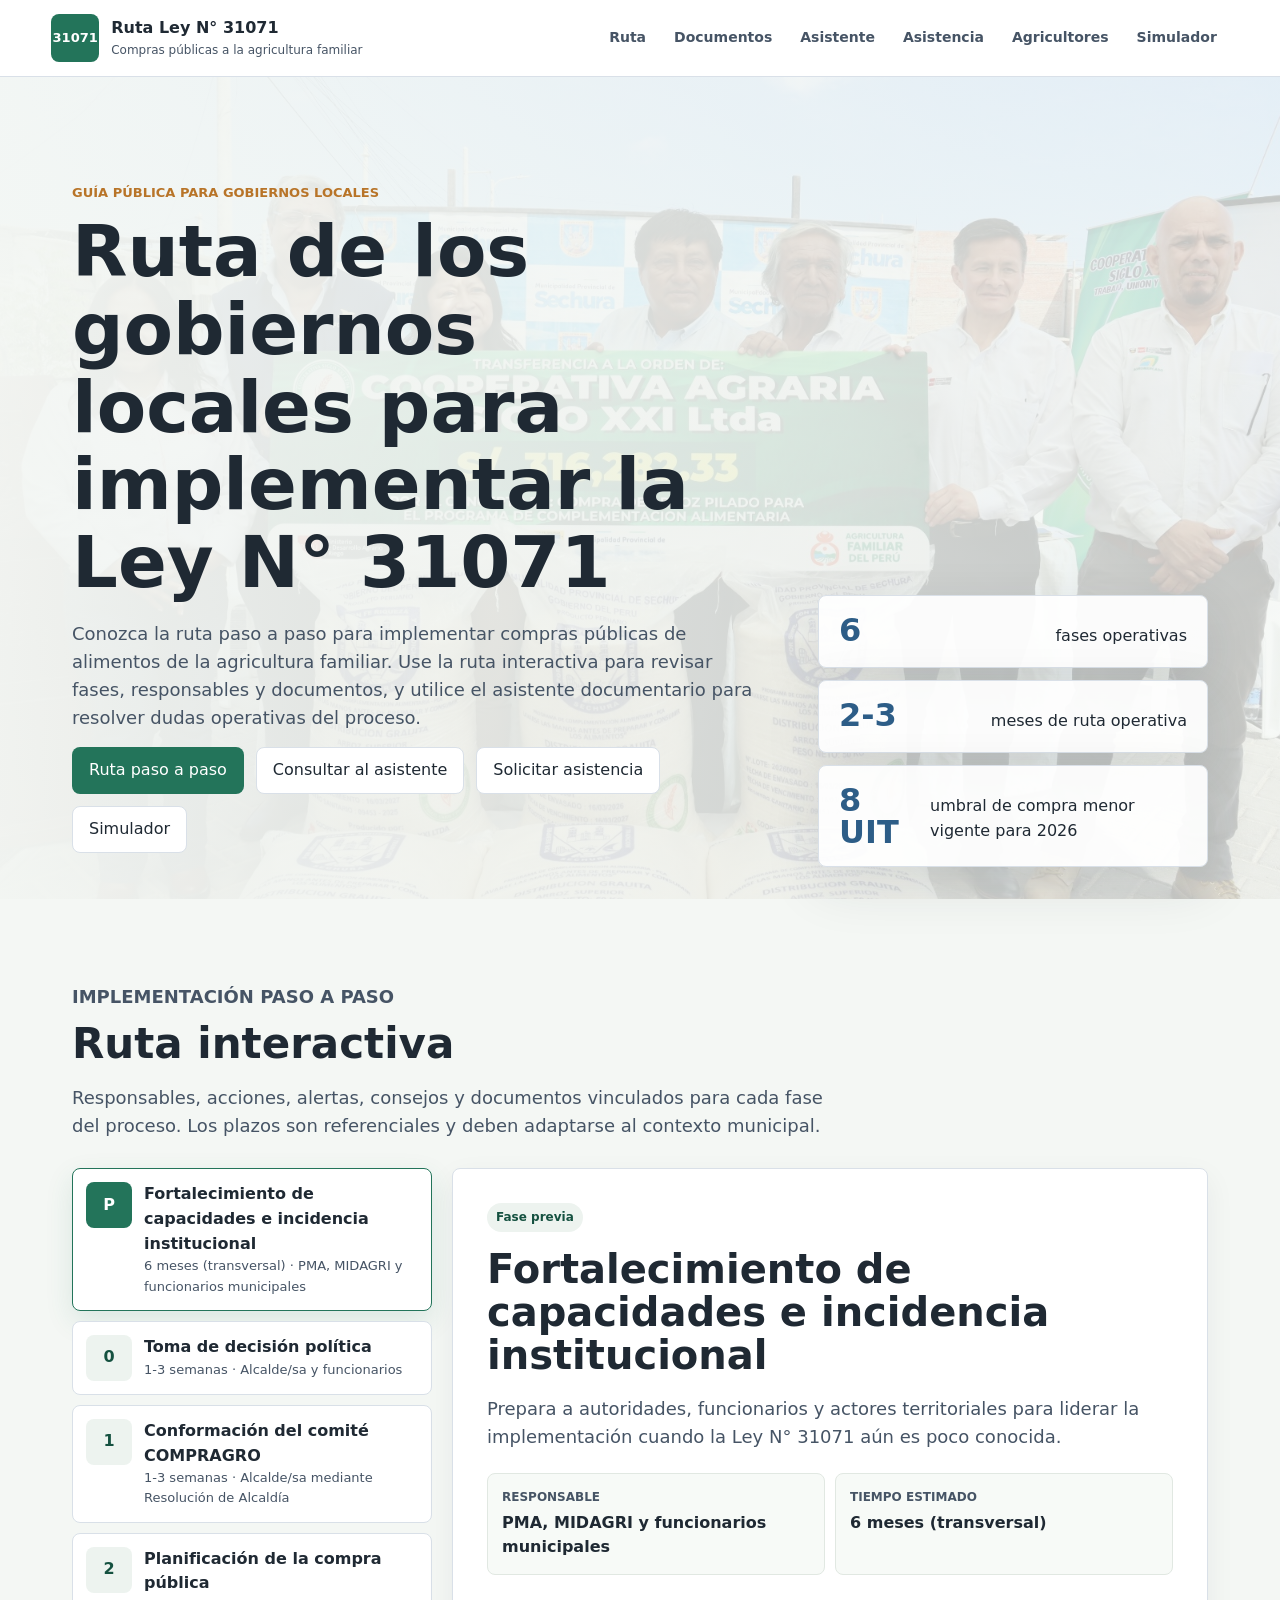
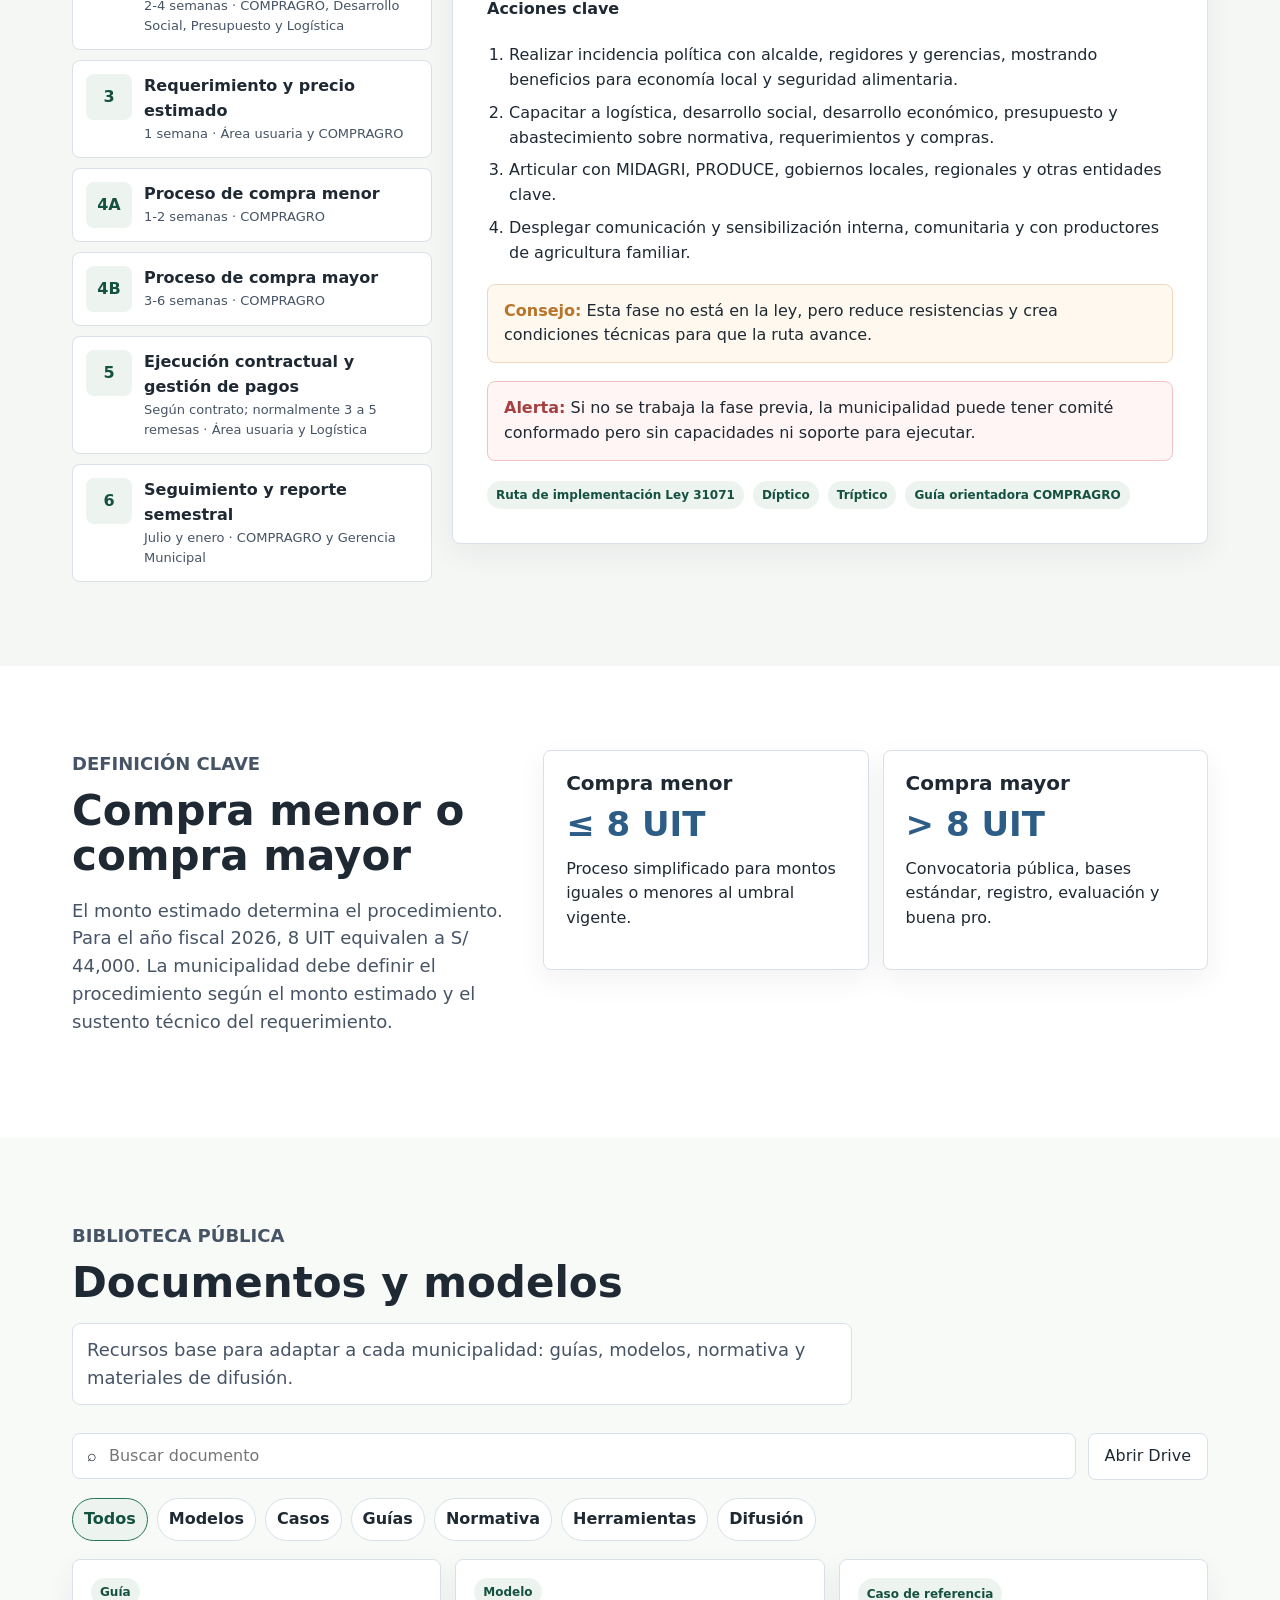
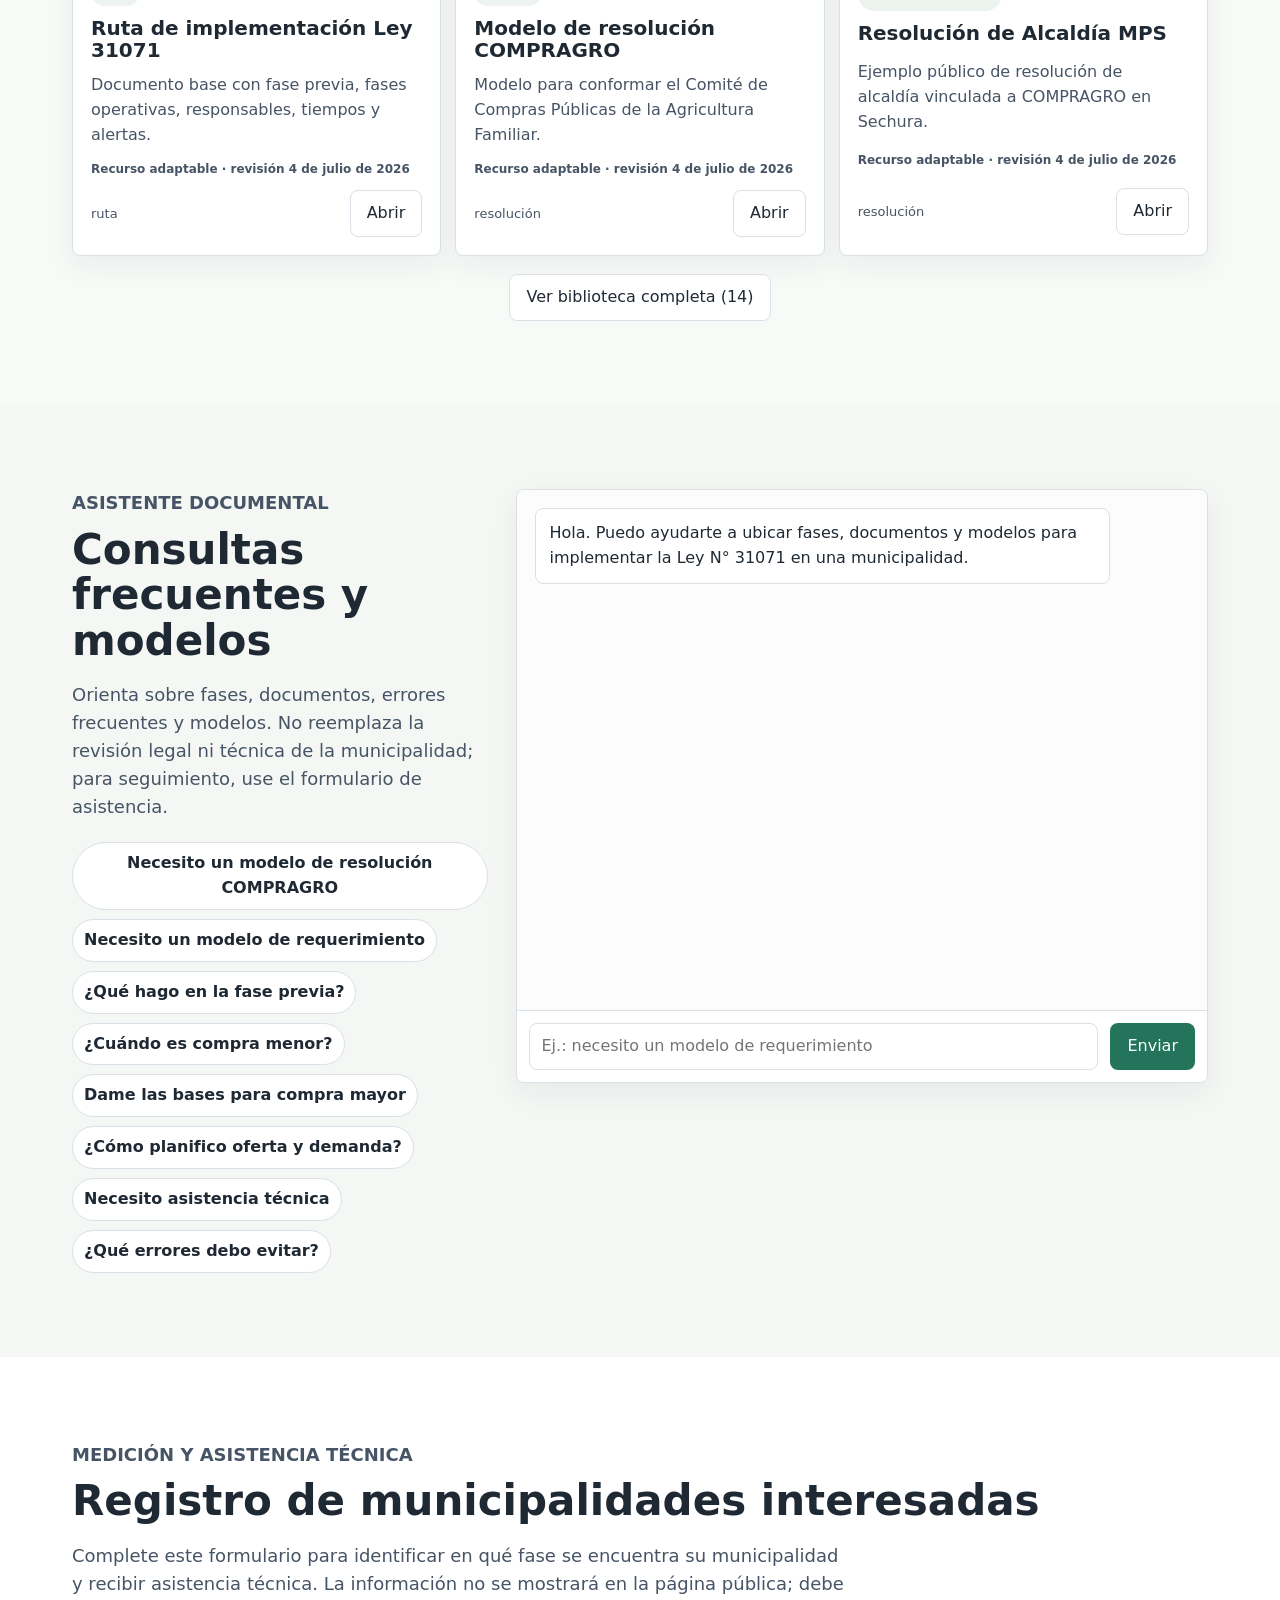
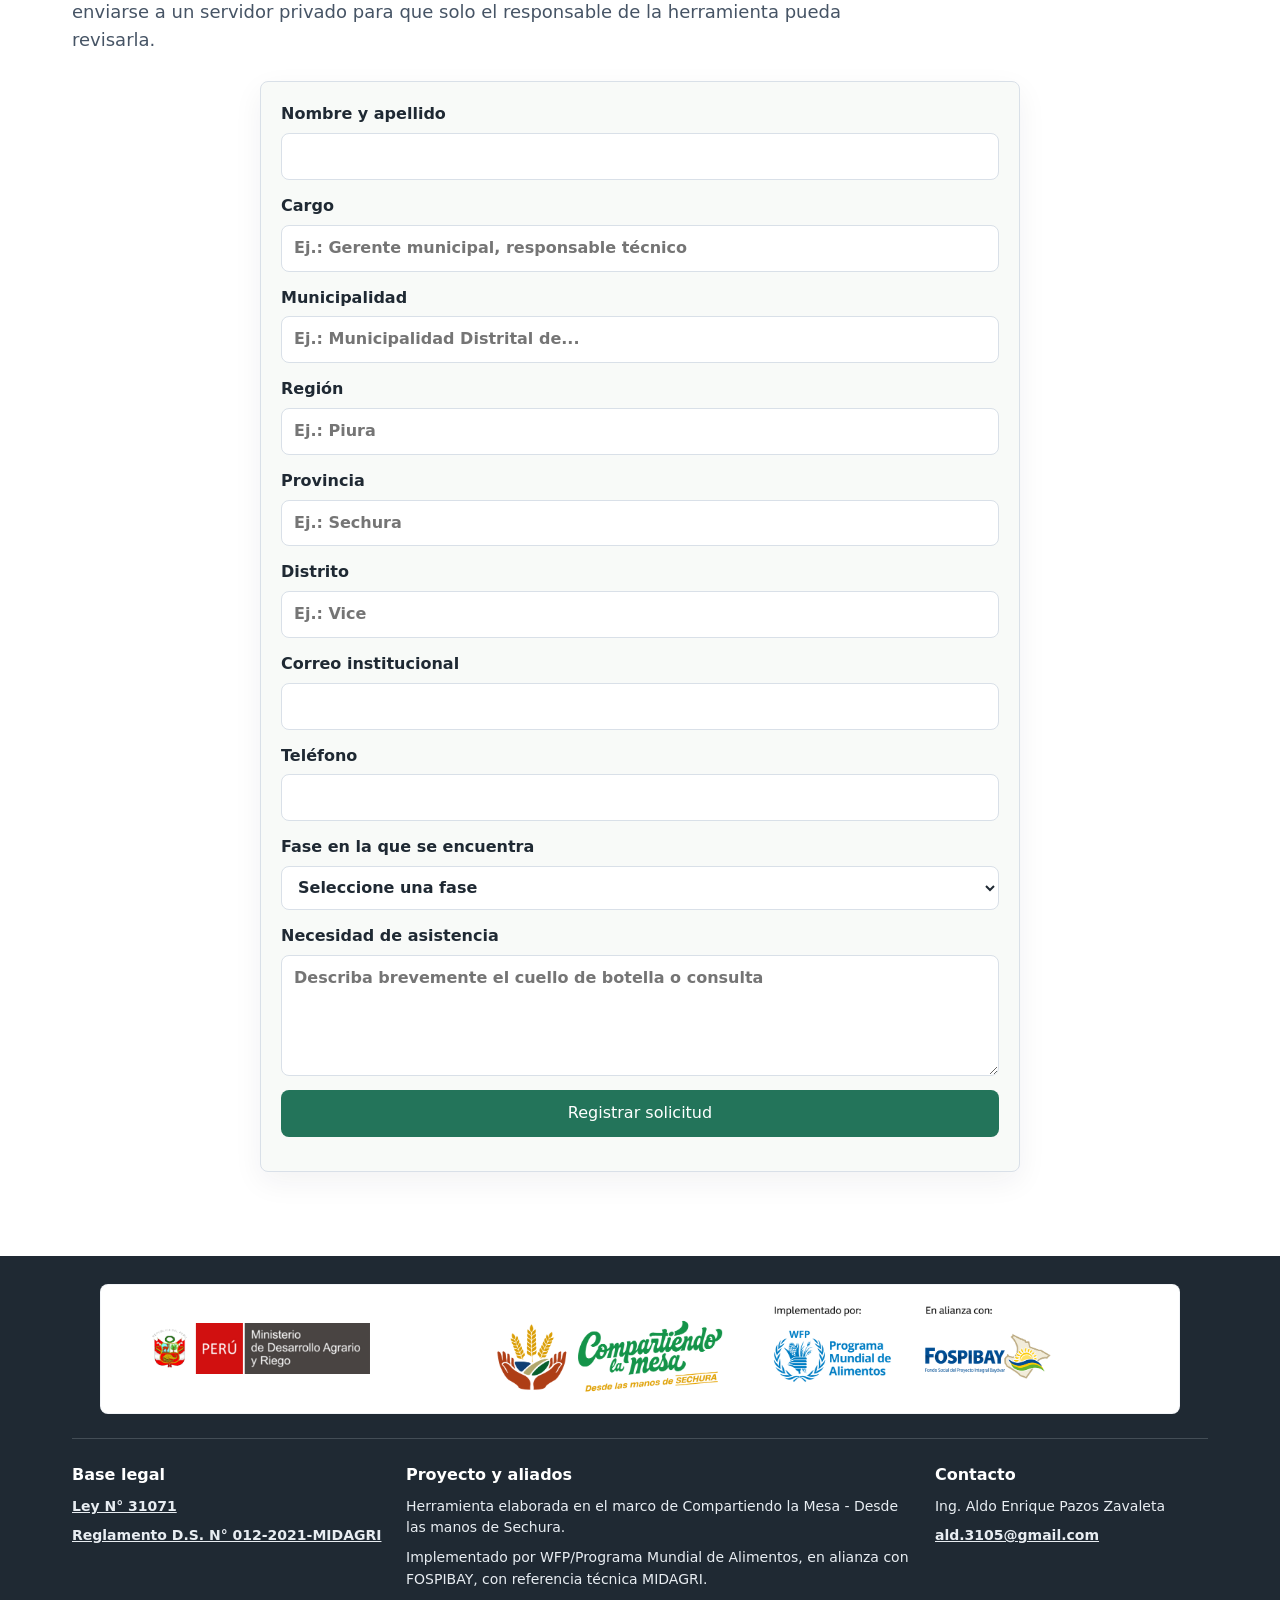
<file: index.html>
<!doctype html>
<html lang="es">
  <head>
    <meta charset="utf-8" />
    <meta name="viewport" content="width=device-width, initial-scale=1" />
    <title>Ruta de implementación de la Ley N° 31071</title>
    <meta
      name="description"
      content="Guía interactiva para que gobiernos locales implementen compras públicas de alimentos de la agricultura familiar bajo la Ley N° 31071."
    />
    <link rel="stylesheet" href="Agicultores/styles.css" />
  </head>
  <body>
    <header class="topbar">
      <a class="brand" href="#inicio" aria-label="Ir al inicio">
        <span class="brand-mark" aria-hidden="true">31071</span>
        <span>
          <strong>Ruta Ley N° 31071</strong>
          <small>Compras públicas a la agricultura familiar</small>
        </span>
      </a>
      <nav class="nav" aria-label="Secciones principales">
        <a href="#ruta">Ruta</a>
        <a href="#documentos">Documentos</a>
        <a href="#asistente">Asistente</a>
        <a href="#asistencia">Asistencia</a>
        <a href="Agicultores/agricultores.html">Agricultores</a>
        <a href="Juego31071/juego.html">Simulador</a>
      </nav>
    </header>

    <main id="inicio">
      <section class="hero" aria-labelledby="hero-title">
        <div class="hero-copy">
          <p class="eyebrow">Guía pública para gobiernos locales</p>
          <h1 id="hero-title">Ruta de los gobiernos locales para implementar la Ley N° 31071</h1>
          <p class="value-prop">
            Conozca la ruta paso a paso para implementar compras públicas de alimentos de la agricultura
            familiar. Use la ruta interactiva para revisar fases, responsables y documentos, y utilice
            el asistente documentario para resolver dudas operativas del proceso.
          </p>
          <div class="hero-actions" aria-label="Acciones principales">
            <a class="button primary" href="#ruta">Ruta paso a paso</a>
            <a class="button secondary" href="#asistente">Consultar al asistente</a>
            <a class="button secondary" href="#asistencia">Solicitar asistencia</a>
            <a class="button secondary" href="Juego31071/juego.html">Simulador</a>
          </div>
        </div>
        <aside class="hero-panel" aria-label="Resumen de implementación">
          <div>
            <span class="metric">6</span>
            <span>fases operativas</span>
          </div>
          <div>
            <span class="metric">2-3</span>
            <span>meses de ruta operativa</span>
          </div>
          <div>
            <span class="metric">8 UIT</span>
            <span>umbral de compra menor vigente para 2026</span>
          </div>
        </aside>
      </section>

      <section class="section route-section" id="ruta" aria-labelledby="route-title">
        <div class="section-heading">
          <p class="eyebrow">Implementación paso a paso</p>
          <h2 id="route-title">Ruta interactiva</h2>
          <p>
            Responsables, acciones, alertas, consejos y documentos vinculados para cada fase del proceso.
            Los plazos son referenciales y deben adaptarse al contexto municipal.
          </p>
        </div>

        <div class="route-layout">
          <div class="phase-list" id="phaseList" aria-label="Fases de implementación"></div>
          <article class="detail-panel" id="phaseDetail" aria-live="polite"></article>
        </div>
      </section>

      <section class="section split-section" aria-labelledby="decision-title">
        <div>
          <p class="eyebrow">Definición clave</p>
          <h2 id="decision-title">Compra menor o compra mayor</h2>
          <p>
            El monto estimado determina el procedimiento. Para el año fiscal 2026, 8 UIT equivalen a
            S/ 44,000. La municipalidad debe definir el procedimiento según el monto estimado y el
            sustento técnico del requerimiento.
          </p>
        </div>
        <div class="comparison" role="list" aria-label="Comparación por tipo de compra">
          <article role="listitem">
            <h3>Compra menor</h3>
            <p class="amount">≤ 8 UIT</p>
            <p>Proceso simplificado para montos iguales o menores al umbral vigente.</p>
          </article>
          <article role="listitem">
            <h3>Compra mayor</h3>
            <p class="amount">&gt; 8 UIT</p>
            <p>Convocatoria pública, bases estándar, registro, evaluación y buena pro.</p>
          </article>
        </div>
      </section>

      <section class="section documents-section" id="documentos" aria-labelledby="documents-title">
        <div class="section-heading">
          <p class="eyebrow">Biblioteca pública</p>
          <h2 id="documents-title">Documentos y modelos</h2>
          <p class="version-note">
            Recursos base para adaptar a cada municipalidad: guías, modelos, normativa y materiales de difusión.
          </p>
        </div>
        <div class="resource-toolbar">
          <label class="searchbox" for="resourceSearch">
            <span aria-hidden="true">⌕</span>
            <input id="resourceSearch" type="search" placeholder="Buscar documento" autocomplete="off" />
          </label>
          <a class="button secondary" href="https://drive.google.com/drive/folders/1PrEvG3Scs8wERIrzp1V8SSp5vGJaC6km?usp=sharing" target="_blank" rel="noreferrer">Abrir Drive</a>
        </div>
        <div class="resource-filters" id="resourceFilters" aria-label="Filtros de documentos"></div>
        <div class="resource-grid" id="resourceGrid"></div>
        <div class="resource-actions">
          <button class="button secondary" id="toggleResourceLimit" type="button">Ver biblioteca completa</button>
        </div>
      </section>

      <section class="section assistant-section" id="asistente" aria-labelledby="assistant-title">
        <div class="assistant-copy">
          <p class="eyebrow">Asistente documental</p>
          <h2 id="assistant-title">Consultas frecuentes y modelos</h2>
          <p>
            Orienta sobre fases, documentos, errores frecuentes y modelos. No reemplaza la revisión legal
            ni técnica de la municipalidad; para seguimiento, use el formulario de asistencia.
          </p>
          <div class="quick-prompts" id="quickPrompts" aria-label="Consultas rápidas"></div>
        </div>

        <section class="chat-shell" aria-label="Chat documental">
          <div class="chat-messages" id="chatMessages" aria-live="polite"></div>
          <form class="chat-form" id="chatForm">
            <label class="visually-hidden" for="chatInput">Escribe tu pregunta</label>
            <input
              id="chatInput"
              type="text"
              autocomplete="off"
              placeholder="Ej.: necesito un modelo de requerimiento"
            />
            <button class="button primary" type="submit">Enviar</button>
          </form>
        </section>
      </section>

      <section class="section assistance-section" id="asistencia" aria-labelledby="assistance-title">
        <div class="section-heading">
          <p class="eyebrow">Medición y asistencia técnica</p>
          <h2 id="assistance-title">Registro de municipalidades interesadas</h2>
          <p>
            Complete este formulario para identificar en qué fase se encuentra su municipalidad y recibir
            asistencia técnica. La información no se mostrará en la página pública; debe enviarse a un
            servidor privado para que solo el responsable de la herramienta pueda revisarla.
          </p>
        </div>

        <div class="assistance-layout">
          <form class="assistance-form" id="assistanceForm">
            <label>
              Nombre y apellido
              <input name="nombre" required autocomplete="name" />
            </label>
            <label>
              Cargo
              <input name="cargo" required placeholder="Ej.: Gerente municipal, responsable técnico" />
            </label>
            <label>
              Municipalidad
              <input name="municipalidad" required placeholder="Ej.: Municipalidad Distrital de..." />
            </label>
            <label>
              Región
              <input name="region" required placeholder="Ej.: Piura" />
            </label>
            <label>
              Provincia
              <input name="provincia" required placeholder="Ej.: Sechura" />
            </label>
            <label>
              Distrito
              <input name="distrito" required placeholder="Ej.: Vice" />
            </label>
            <label>
              Correo institucional
              <input name="correo" type="email" required autocomplete="email" />
            </label>
            <label>
              Teléfono
              <input name="telefono" type="tel" autocomplete="tel" />
            </label>
            <label>
              Fase en la que se encuentra
              <select name="fase" required>
                <option value="">Seleccione una fase</option>
                <option>Fase previa - fortalecimiento</option>
                <option>Fase 0 - decisión política</option>
                <option>Fase 1 - COMPRAGRO</option>
                <option>Fase 2 - planificación</option>
                <option>Fase 3 - requerimiento y precio</option>
                <option>Fase 4A - compra menor</option>
                <option>Fase 4B - compra mayor</option>
                <option>Fase 5 - ejecución y pago</option>
                <option>Fase 6 - reporte semestral</option>
              </select>
            </label>
            <label>
              Necesidad de asistencia
              <textarea name="necesidad" rows="4" placeholder="Describa brevemente el cuello de botella o consulta"></textarea>
            </label>
            <button class="button primary" type="submit">Registrar solicitud</button>
            <p class="form-note" id="formStatus" aria-live="polite"></p>
          </form>
        </div>
      </section>
    </main>

    <footer class="footer">
      <div class="footer-logos" aria-label="Instituciones y aliados">
        <img class="footer-logo-midagri" src="assets/midagri-logo-cropped.png" alt="Ministerio de Desarrollo Agrario y Riego" />
        <img class="footer-logo-project" src="assets/trinomio-sechura-mesa-cropped.png" alt="Compartiendo la Mesa, WFP y FOSPIBAY" />
      </div>
      <div class="footer-grid">
        <div>
          <strong>Base legal</strong>
          <a href="https://busquedas.elperuano.pe/normaslegales/ley-de-compras-estatales-de-alimentos-de-origen-en-la-agricul-ley-n-31071-1888895-1/" target="_blank" rel="noreferrer">Ley N° 31071</a>
          <a href="https://drive.google.com/file/d/1rUw5Oj0KTNcyOAY5EFus3M8TxTuuoGmI/view?usp=sharing" target="_blank" rel="noreferrer">Reglamento D.S. N° 012-2021-MIDAGRI</a>
        </div>
        <div>
          <strong>Proyecto y aliados</strong>
          <span>Herramienta elaborada en el marco de Compartiendo la Mesa - Desde las manos de Sechura.</span>
          <span>Implementado por WFP/Programa Mundial de Alimentos, en alianza con FOSPIBAY, con referencia técnica MIDAGRI.</span>
        </div>
        <div>
          <strong>Contacto</strong>
          <span>Ing. Aldo Enrique Pazos Zavaleta </span>
          <a href="mailto:ald.3105@gmail.com">ald.3105@gmail.com</a>
        </div>
      </div>
    </footer>

    <script src="app.js"></script>
  </body>
</html>
</file>
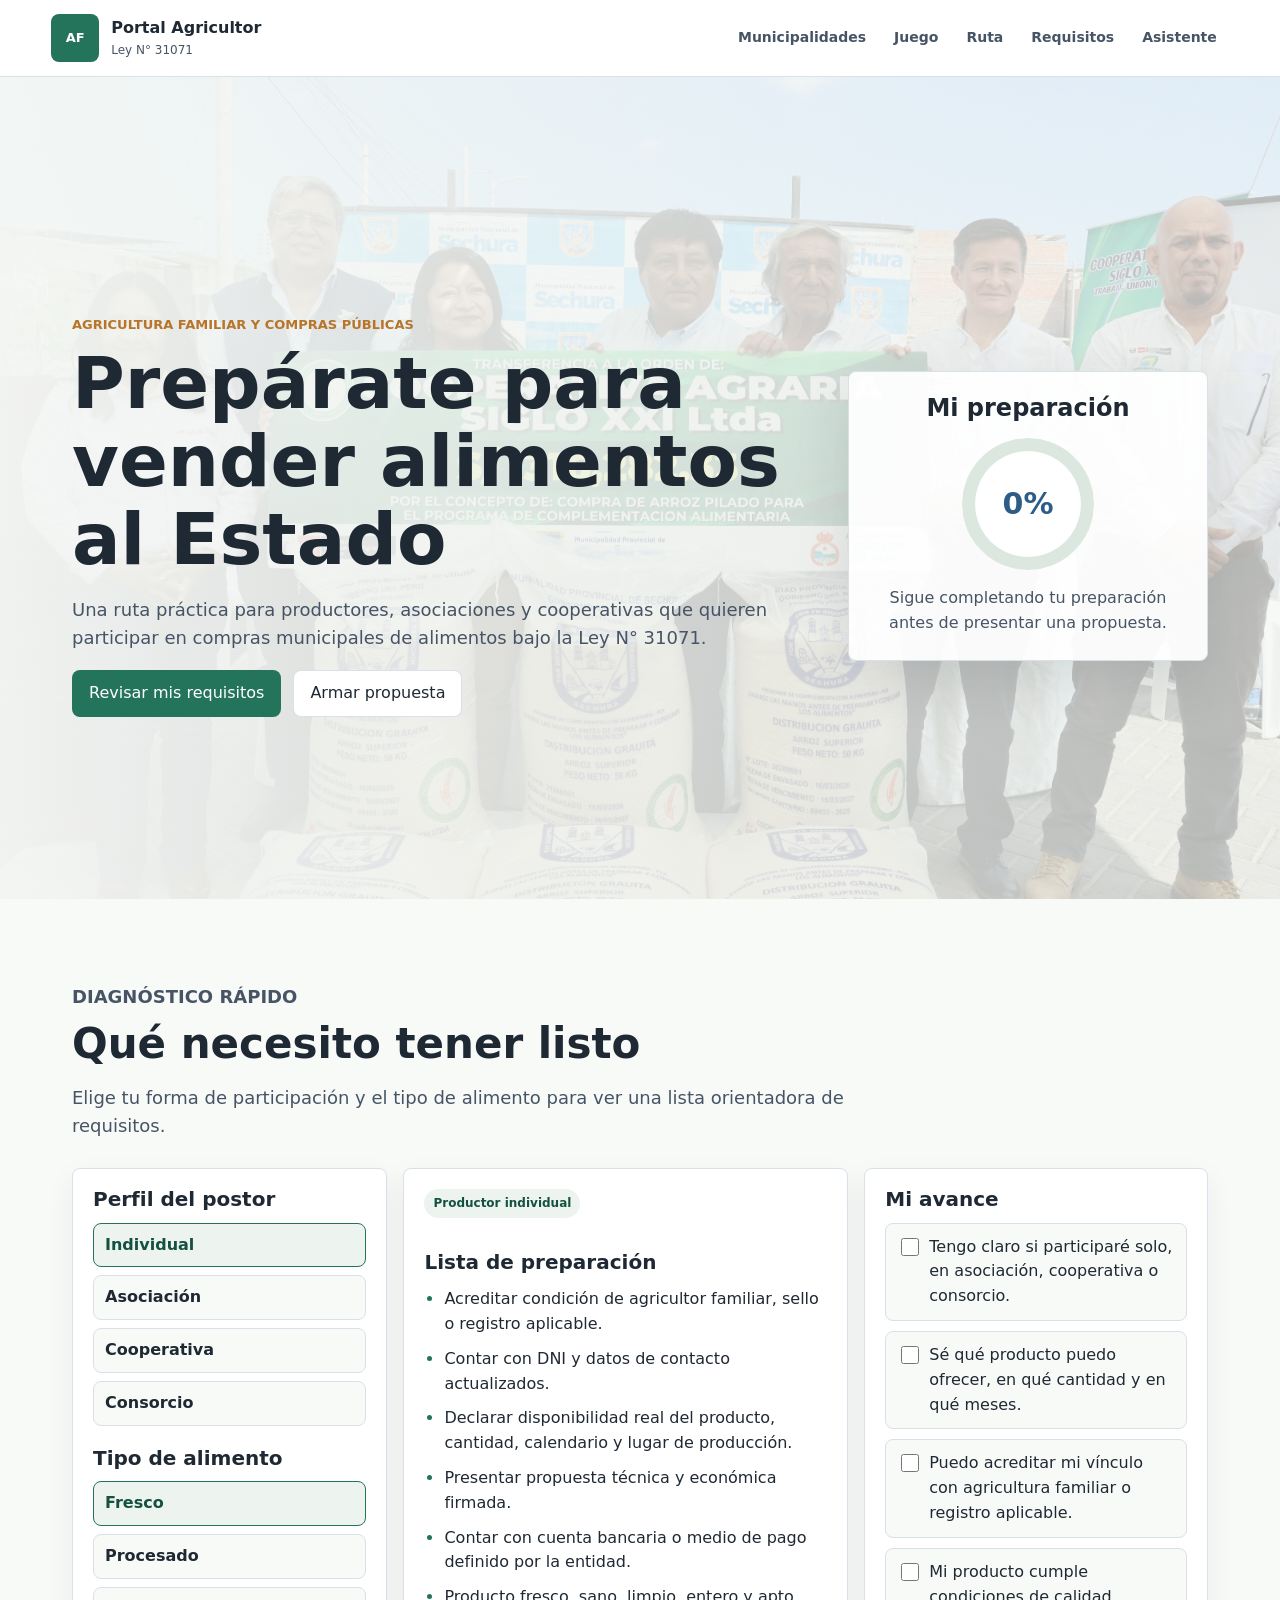
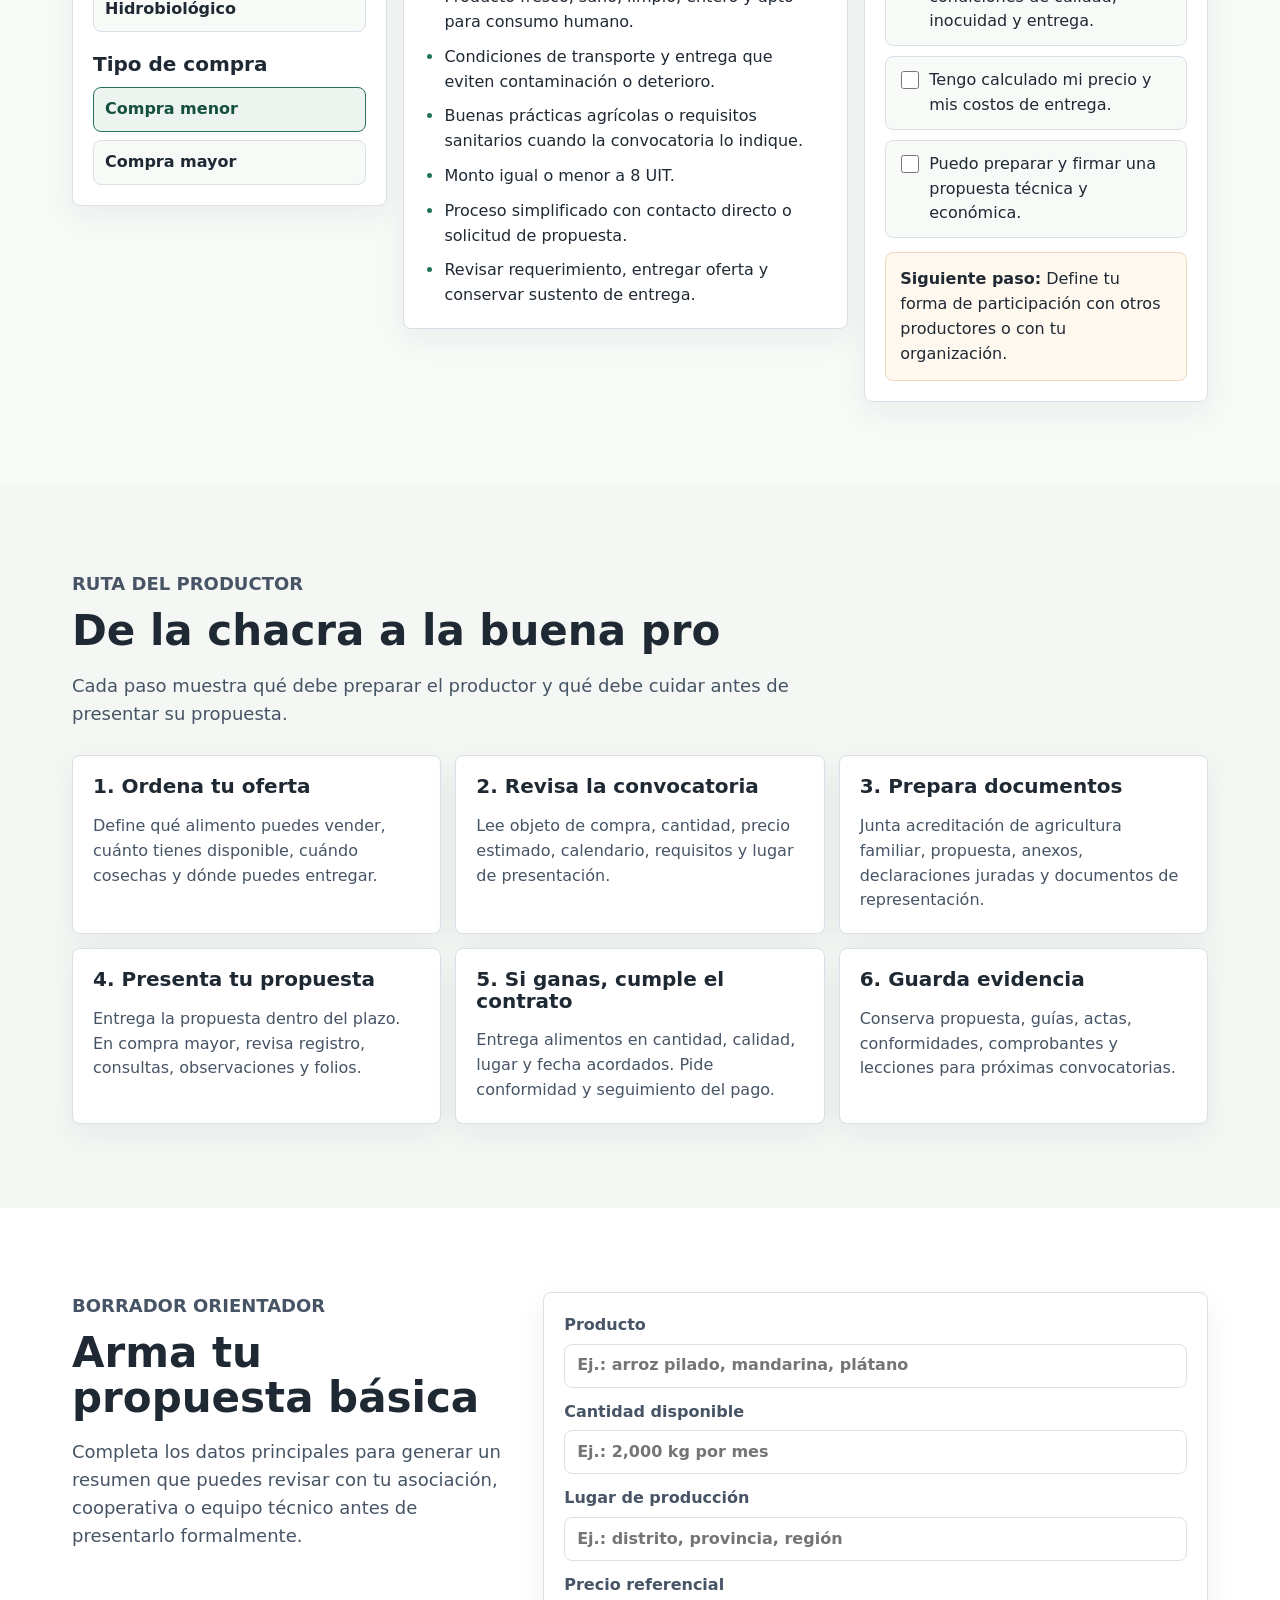
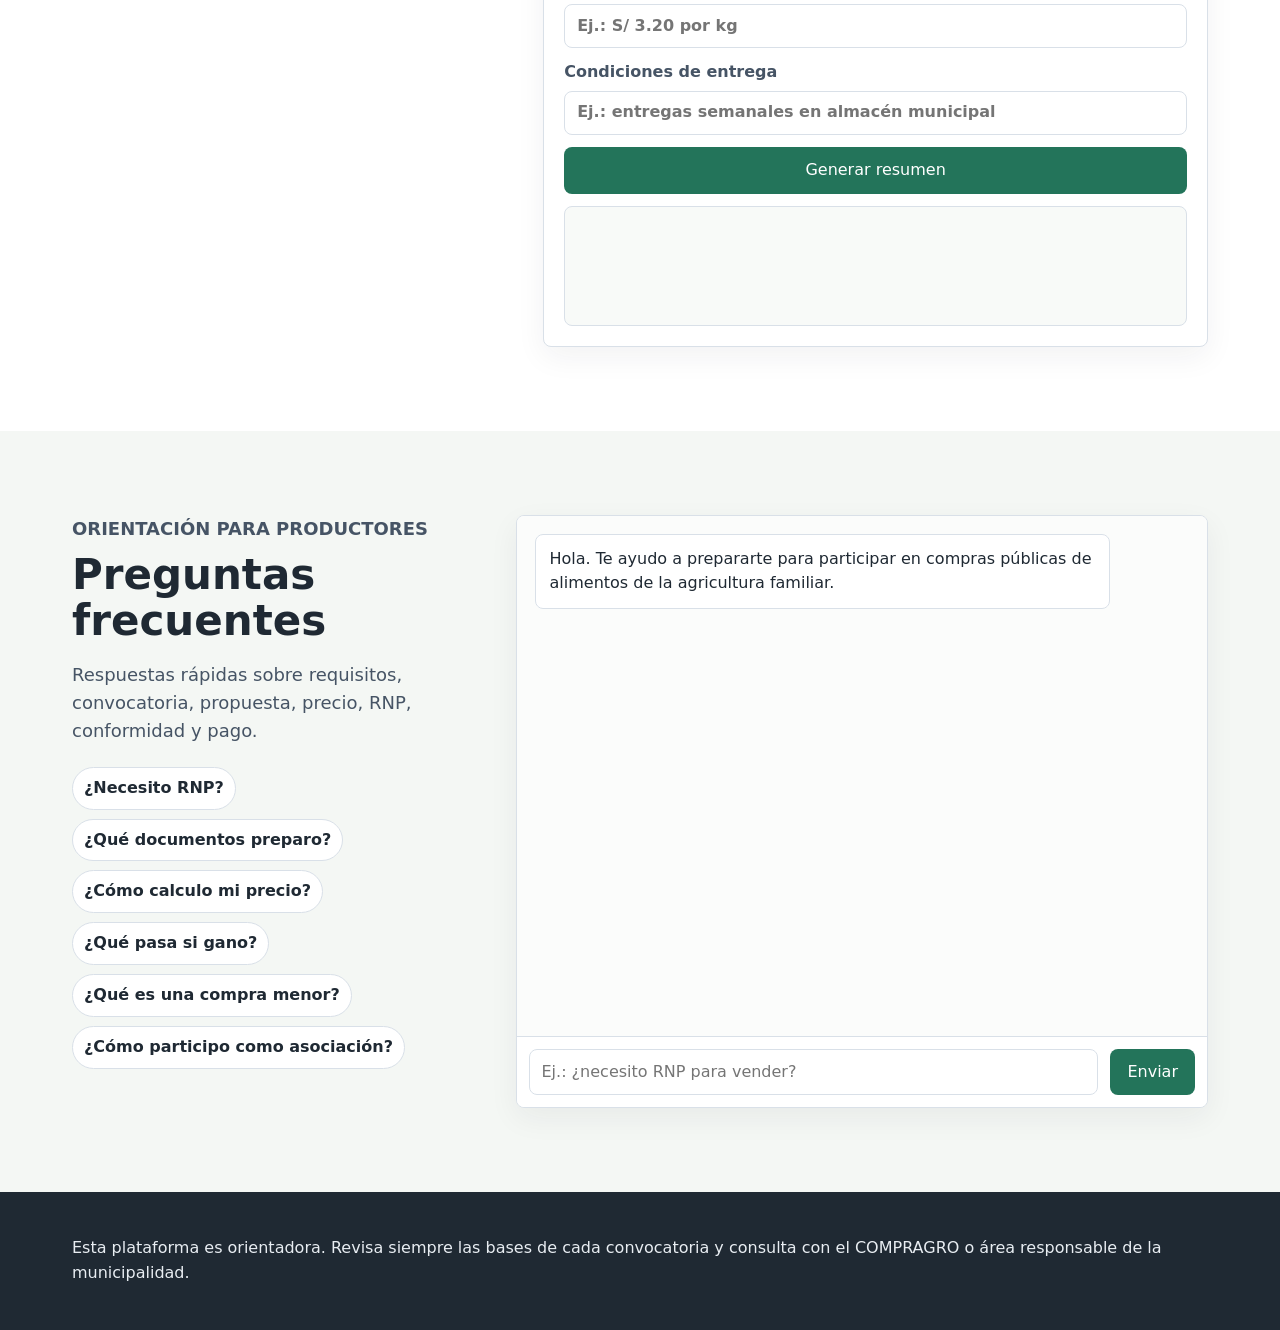
<file: Agicultores/agricultores.html>
<!doctype html>
<html lang="es">
  <head>
    <meta charset="utf-8" />
    <meta name="viewport" content="width=device-width, initial-scale=1" />
    <title>Portal agricultor Ley N° 31071</title>
    <meta
      name="description"
      content="Plataforma didáctica para que agricultores familiares se preparen y participen en compras públicas de alimentos bajo la Ley N° 31071."
    />
    <link rel="stylesheet" href="styles.css" />
  </head>
  <body>
    <header class="topbar">
      <a class="brand" href="../index.html" aria-label="Ir a la ruta municipal">
        <span class="brand-mark" aria-hidden="true">AF</span>
        <span>
          <strong>Portal Agricultor</strong>
          <small>Ley N° 31071</small>
        </span>
      </a>
      <nav class="nav" aria-label="Secciones principales">
        <a href="../index.html">Municipalidades</a>
        <a href="../Juego31071/juego.html">Juego</a>
        <a href="#ruta-productor">Ruta</a>
        <a href="#preparacion">Requisitos</a>
        <a href="#asistente-productor">Asistente</a>
      </nav>
    </header>

    <main>
      <section class="farmer-hero" id="inicio-agricultor" aria-labelledby="farmer-title">
        <div class="farmer-hero-copy">
          <p class="eyebrow">Agricultura familiar y compras públicas</p>
          <h1 id="farmer-title">Prepárate para vender alimentos al Estado</h1>
          <p>
            Una ruta práctica para productores, asociaciones y cooperativas que quieren participar en
            compras municipales de alimentos bajo la Ley N° 31071.
          </p>
          <div class="hero-actions" aria-label="Acciones principales">
            <a class="button primary" href="#preparacion">Revisar mis requisitos</a>
            <a class="button secondary" href="#propuesta">Armar propuesta</a>
          </div>
        </div>
        <aside class="farmer-status" aria-labelledby="status-title">
          <h2 id="status-title">Mi preparación</h2>
          <div class="progress-ring" aria-hidden="true">
            <span id="readinessScore">0%</span>
          </div>
          <p id="readinessMessage">Marca tus avances para ver tu siguiente paso.</p>
        </aside>
      </section>

      <section class="section farmer-dashboard" id="preparacion" aria-labelledby="prep-title">
        <div class="section-heading">
          <p class="eyebrow">Diagnóstico rápido</p>
          <h2 id="prep-title">Qué necesito tener listo</h2>
          <p>
            Elige tu forma de participación y el tipo de alimento para ver una lista orientadora de
            requisitos.
          </p>
        </div>

        <div class="farmer-grid">
          <article class="tool-panel">
            <h3>Perfil del postor</h3>
            <div class="segmented" id="profileOptions" aria-label="Perfil del postor"></div>
            <h3>Tipo de alimento</h3>
            <div class="segmented" id="productOptions" aria-label="Tipo de alimento"></div>
            <h3>Tipo de compra</h3>
            <div class="segmented" id="purchaseOptions" aria-label="Tipo de compra"></div>
          </article>

          <article class="tool-panel result-panel">
            <div class="result-heading">
              <span class="pill" id="scenarioBadge">Productor individual</span>
              <h3 id="scenarioTitle">Lista de preparación</h3>
            </div>
            <ul class="requirement-list" id="requirementList"></ul>
          </article>

          <article class="tool-panel checklist-panel">
            <h3>Mi avance</h3>
            <div class="checklist" id="readinessChecklist"></div>
            <div class="next-step" id="nextStep"></div>
          </article>
        </div>
      </section>

      <section class="section route-section" id="ruta-productor" aria-labelledby="producer-route-title">
        <div class="section-heading">
          <p class="eyebrow">Ruta del productor</p>
          <h2 id="producer-route-title">De la chacra a la buena pro</h2>
          <p>
            Cada paso muestra qué debe preparar el productor y qué debe cuidar antes de presentar su
            propuesta.
          </p>
        </div>
        <div class="producer-route" id="producerRoute"></div>
      </section>

      <section class="section split-section" id="propuesta" aria-labelledby="proposal-title">
        <div>
          <p class="eyebrow">Borrador orientador</p>
          <h2 id="proposal-title">Arma tu propuesta básica</h2>
          <p>
            Completa los datos principales para generar un resumen que puedes revisar con tu asociación,
            cooperativa o equipo técnico antes de presentarlo formalmente.
          </p>
        </div>
        <form class="proposal-builder" id="proposalForm">
          <label>
            Producto
            <input id="proposalProduct" type="text" placeholder="Ej.: arroz pilado, mandarina, plátano" />
          </label>
          <label>
            Cantidad disponible
            <input id="proposalQuantity" type="text" placeholder="Ej.: 2,000 kg por mes" />
          </label>
          <label>
            Lugar de producción
            <input id="proposalPlace" type="text" placeholder="Ej.: distrito, provincia, región" />
          </label>
          <label>
            Precio referencial
            <input id="proposalPrice" type="text" placeholder="Ej.: S/ 3.20 por kg" />
          </label>
          <label>
            Condiciones de entrega
            <input id="proposalDelivery" type="text" placeholder="Ej.: entregas semanales en almacén municipal" />
          </label>
          <button class="button primary" type="submit">Generar resumen</button>
          <output class="proposal-output" id="proposalOutput"></output>
        </form>
      </section>

      <section class="section assistant-section" id="asistente-productor" aria-labelledby="farmer-assistant-title">
        <div class="assistant-copy">
          <p class="eyebrow">Orientación para productores</p>
          <h2 id="farmer-assistant-title">Preguntas frecuentes</h2>
          <p>
            Respuestas rápidas sobre requisitos, convocatoria, propuesta, precio, RNP, conformidad y pago.
          </p>
          <div class="quick-prompts" id="farmerPrompts" aria-label="Consultas rápidas"></div>
        </div>

        <section class="chat-shell" aria-label="Asistente para agricultores">
          <div class="chat-messages" id="farmerChatMessages" aria-live="polite"></div>
          <form class="chat-form" id="farmerChatForm">
            <label class="visually-hidden" for="farmerChatInput">Escribe tu pregunta</label>
            <input
              id="farmerChatInput"
              type="text"
              autocomplete="off"
              placeholder="Ej.: ¿necesito RNP para vender?"
            />
            <button class="button primary" type="submit">Enviar</button>
          </form>
        </section>
      </section>
    </main>

    <footer class="footer">
      <p>
        Esta plataforma es orientadora. Revisa siempre las bases de cada convocatoria y consulta con el
        COMPRAGRO o área responsable de la municipalidad.
      </p>
    </footer>

    <script src="agricultores.js"></script>
  </body>
</html>
</file>
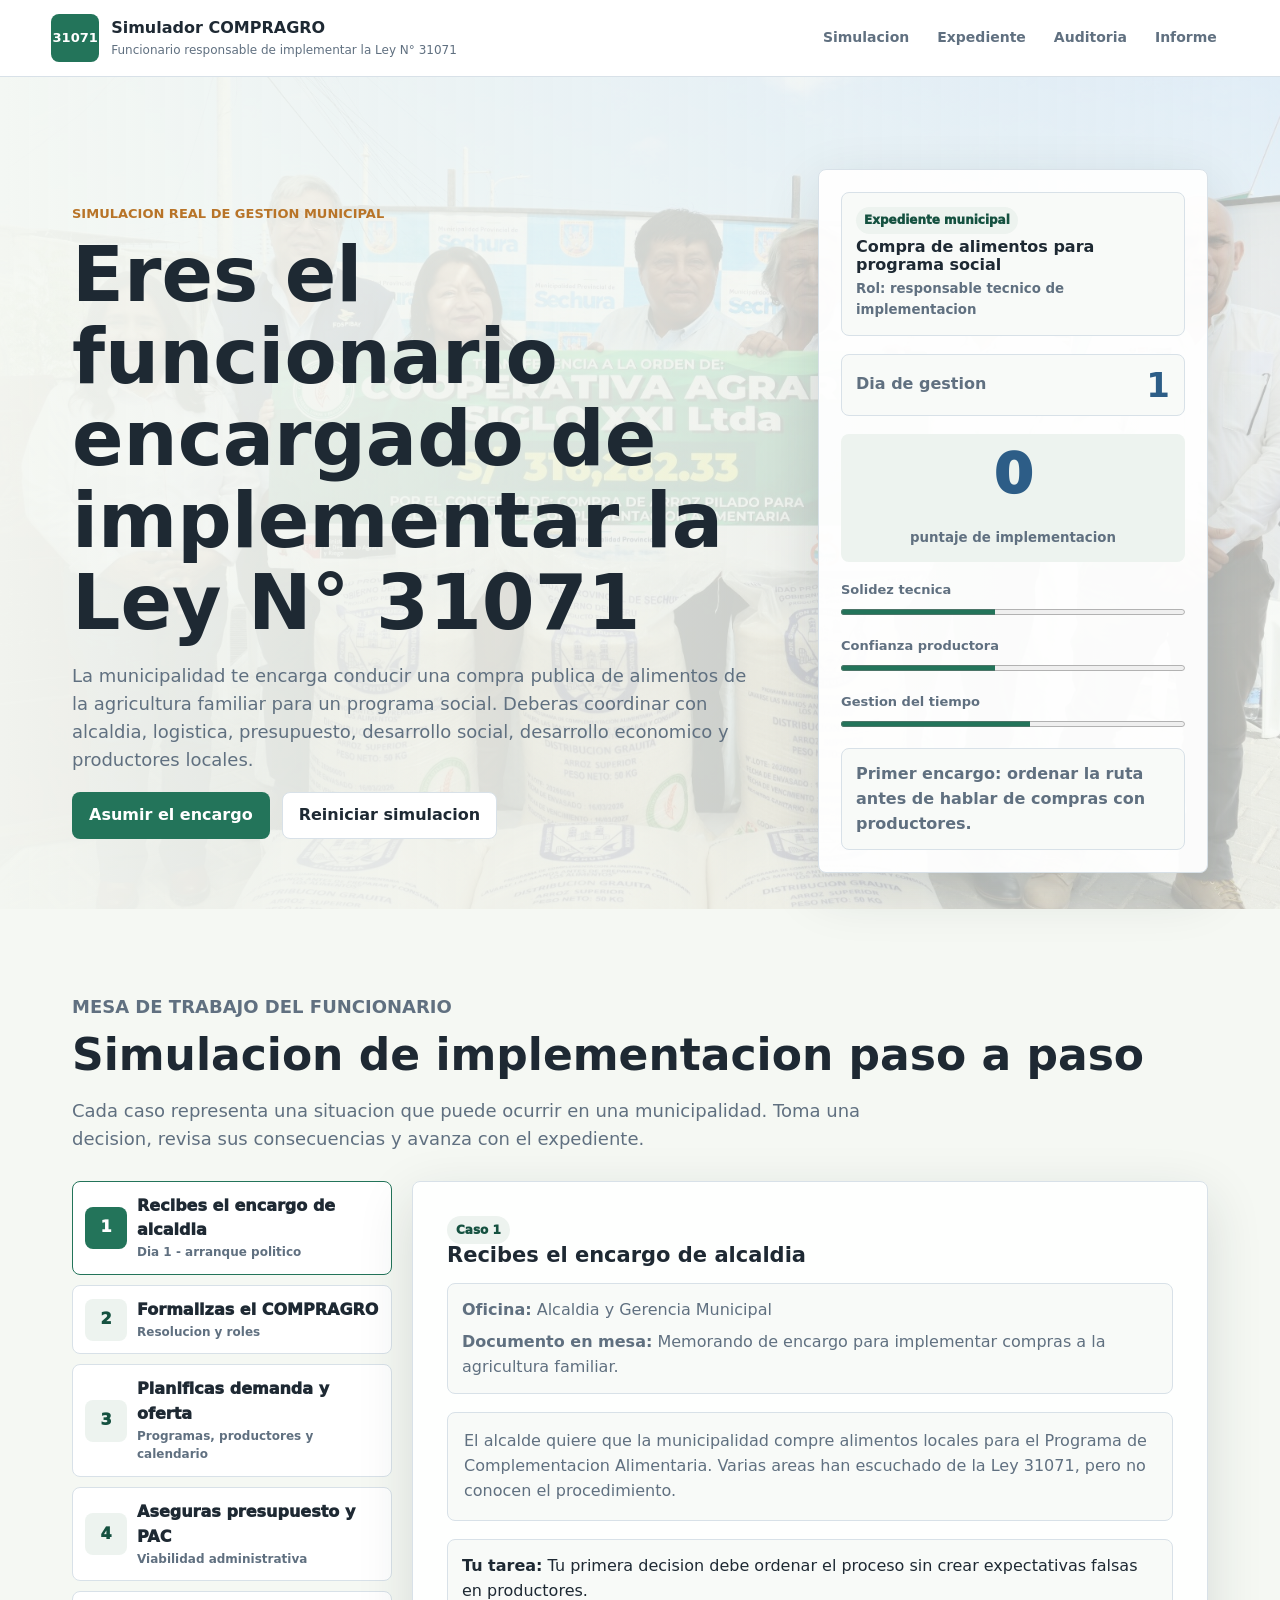
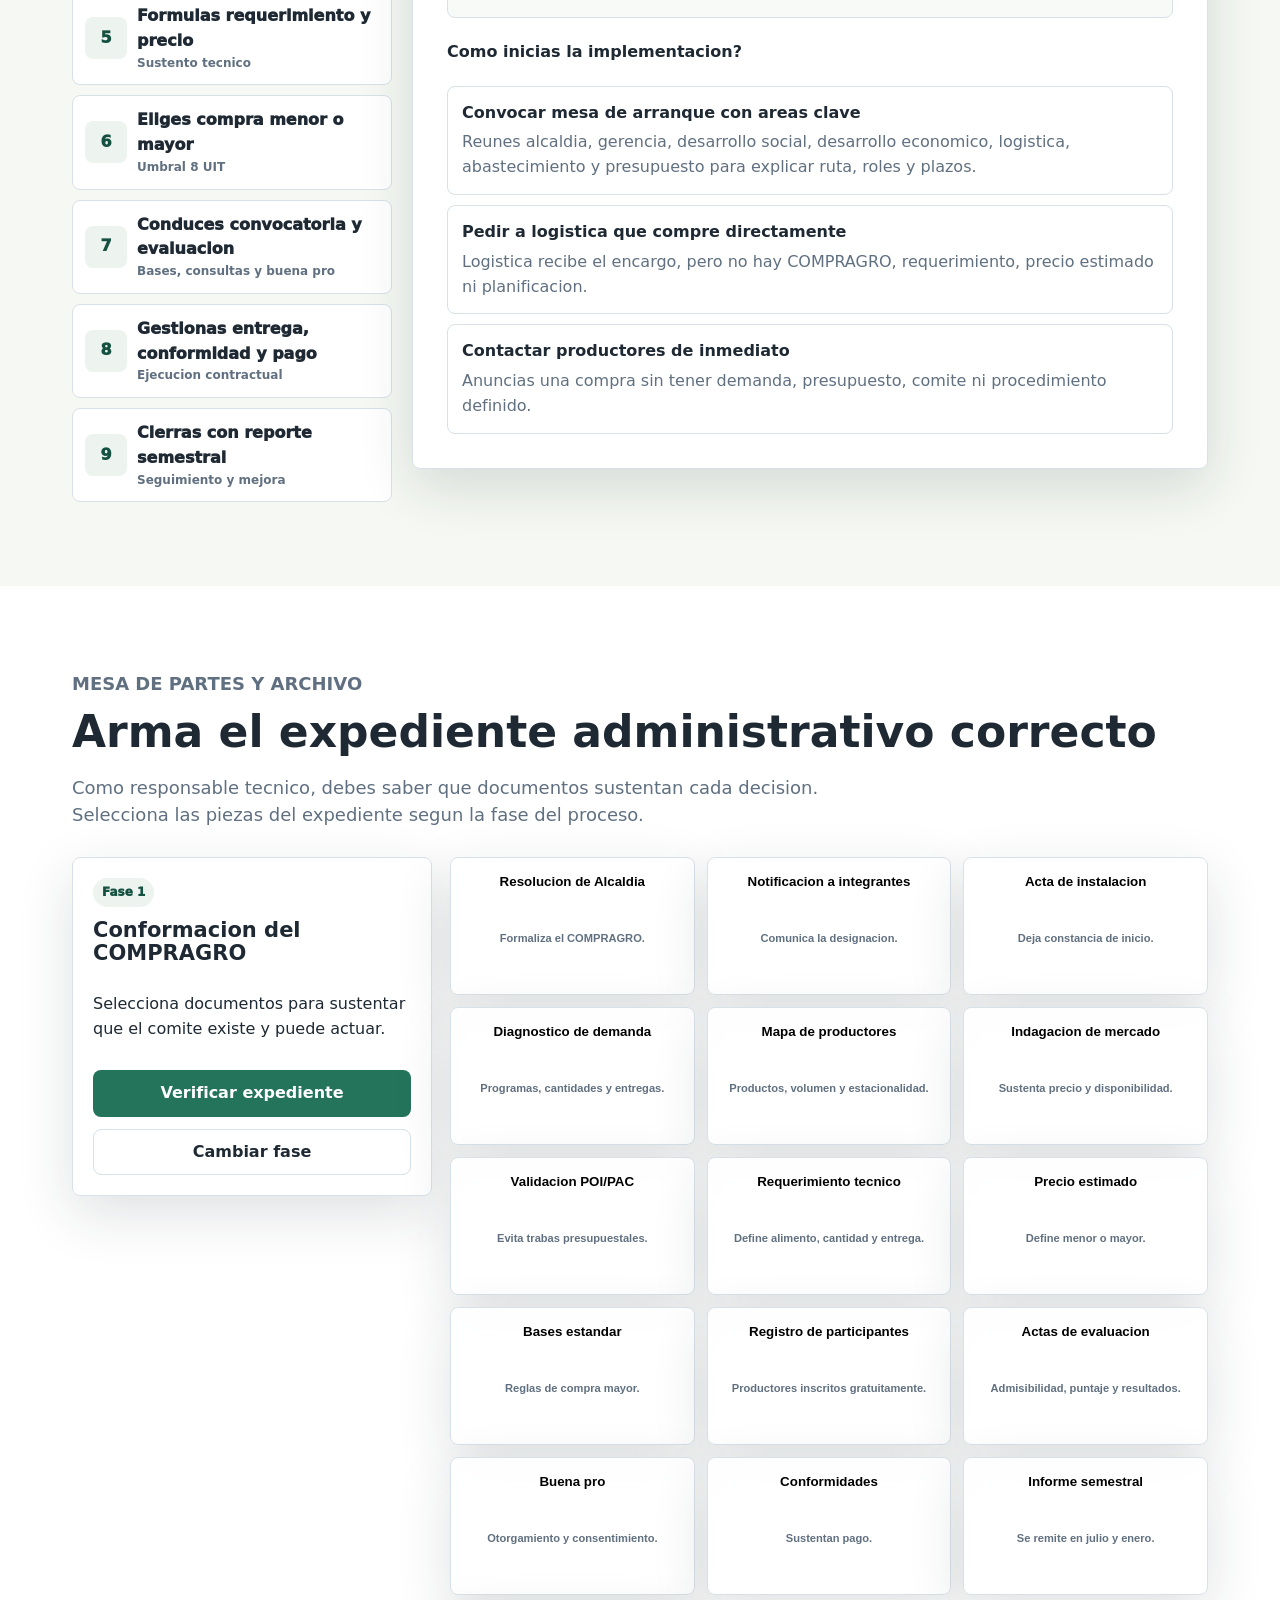
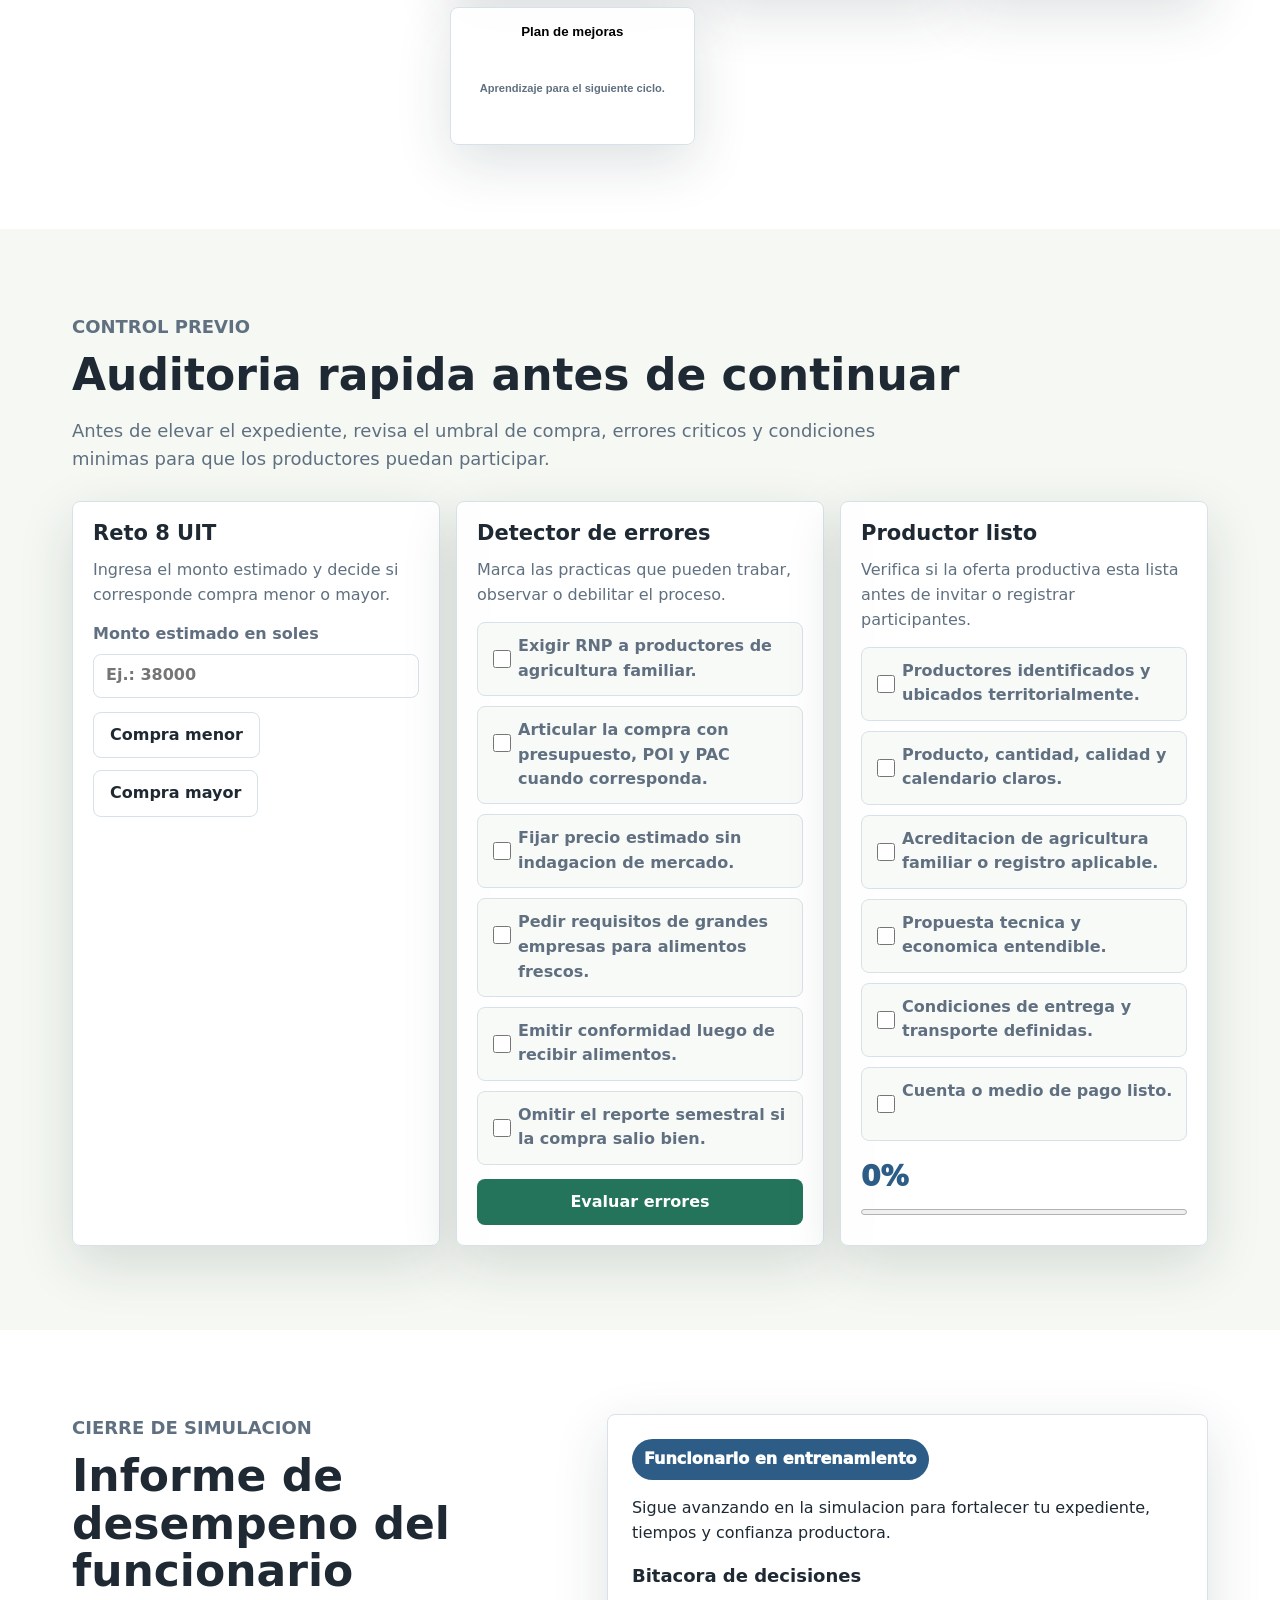
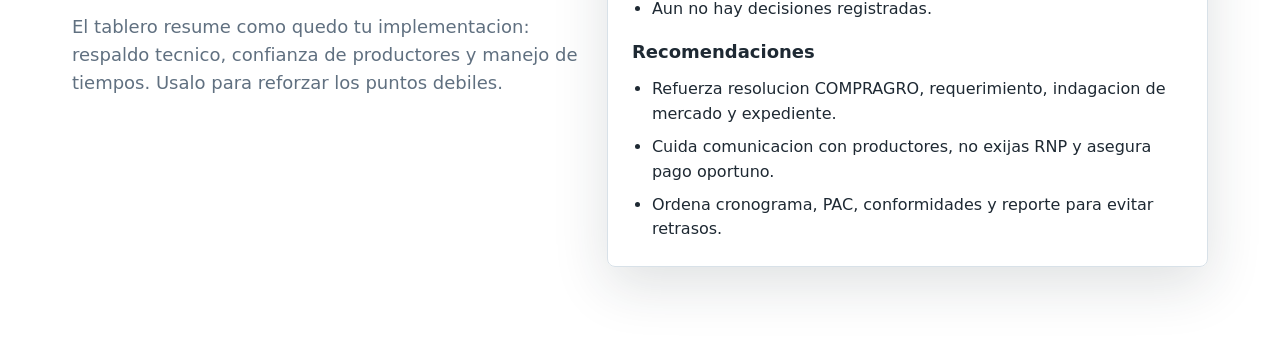
<file: Juego31071/juego.html>
<!doctype html>
<html lang="es">
  <head>
    <meta charset="utf-8" />
    <meta name="viewport" content="width=device-width, initial-scale=1" />
    <title>Simulador COMPRAGRO 31071</title>
    <meta
      name="description"
      content="Simulador didactico para practicar la implementacion municipal de la Ley N° 31071."
    />
    <link rel="stylesheet" href="juego.css" />
  </head>
  <body>
    <header class="game-topbar">
      <a class="brand" href="../index.html" aria-label="Volver a la plataforma municipal">
        <span class="brand-mark">31071</span>
        <span>
          <strong>Simulador COMPRAGRO</strong>
          <small>Funcionario responsable de implementar la Ley N° 31071</small>
        </span>
      </a>
      <nav class="game-nav" aria-label="Navegacion del simulador">
        <a href="#campania">Simulacion</a>
        <a href="#expediente">Expediente</a>
        <a href="#retos">Auditoria</a>
        <a href="#final">Informe</a>
      </nav>
    </header>

    <main>
      <section class="game-hero" aria-labelledby="game-title">
        <div class="hero-copy">
          <p class="eyebrow">Simulacion real de gestion municipal</p>
          <h1 id="game-title">Eres el funcionario encargado de implementar la Ley N° 31071</h1>
          <p>
            La municipalidad te encarga conducir una compra publica de alimentos de la agricultura
            familiar para un programa social. Deberas coordinar con alcaldia, logistica, presupuesto,
            desarrollo social, desarrollo economico y productores locales.
          </p>
          <div class="hero-actions">
            <a class="button primary" href="#campania">Asumir el encargo</a>
            <button class="button secondary" id="resetGame" type="button">Reiniciar simulacion</button>
          </div>
        </div>

        <aside class="score-panel" aria-label="Expediente de simulacion">
          <div class="case-file">
            <span class="case-label">Expediente municipal</span>
            <strong>Compra de alimentos para programa social</strong>
            <small>Rol: responsable tecnico de implementacion</small>
          </div>
          <div class="day-box">
            <span>Dia de gestion</span>
            <strong id="dayValue">1</strong>
          </div>
          <div class="score-main">
            <span id="scoreValue">0</span>
            <small>puntaje de implementacion</small>
          </div>
          <div class="meter">
            <span>Solidez tecnica</span>
            <progress id="technicalMeter" value="45" max="100"></progress>
          </div>
          <div class="meter">
            <span>Confianza productora</span>
            <progress id="trustMeter" value="45" max="100"></progress>
          </div>
          <div class="meter">
            <span>Gestion del tiempo</span>
            <progress id="timeMeter" value="45" max="100"></progress>
          </div>
          <div class="case-note" id="caseNote">
            Primer encargo: ordenar la ruta antes de hablar de compras con productores.
          </div>
        </aside>
      </section>

      <section class="section mission-section" id="campania" aria-labelledby="campaign-title">
        <div class="section-heading">
          <p class="eyebrow">Mesa de trabajo del funcionario</p>
          <h2 id="campaign-title">Simulacion de implementacion paso a paso</h2>
          <p>
            Cada caso representa una situacion que puede ocurrir en una municipalidad. Toma una
            decision, revisa sus consecuencias y avanza con el expediente.
          </p>
        </div>

        <div class="campaign-layout">
          <ol class="mission-map" id="missionMap" aria-label="Mapa de casos"></ol>
          <article class="mission-card" id="missionCard" aria-live="polite"></article>
        </div>
      </section>

      <section class="section dossier-section" id="expediente" aria-labelledby="dossier-title">
        <div class="section-heading">
          <p class="eyebrow">Mesa de partes y archivo</p>
          <h2 id="dossier-title">Arma el expediente administrativo correcto</h2>
          <p>
            Como responsable tecnico, debes saber que documentos sustentan cada decision. Selecciona
            las piezas del expediente segun la fase del proceso.
          </p>
        </div>

        <div class="dossier-game">
          <article class="phase-target">
            <span class="pill" id="dossierPhaseBadge">Fase 1</span>
            <h3 id="dossierPhaseTitle">Conformacion del COMPRAGRO</h3>
            <p id="dossierInstruction">Elige los documentos necesarios para dejar conformado el comite.</p>
            <button class="button primary" id="checkDossier" type="button">Verificar expediente</button>
            <button class="button secondary" id="nextDossier" type="button">Cambiar fase</button>
            <div class="feedback" id="dossierFeedback"></div>
          </article>
          <div class="document-bank" id="documentBank" aria-label="Banco de documentos"></div>
        </div>
      </section>

      <section class="section challenge-section" id="retos" aria-labelledby="challenge-title">
        <div class="section-heading">
          <p class="eyebrow">Control previo</p>
          <h2 id="challenge-title">Auditoria rapida antes de continuar</h2>
          <p>
            Antes de elevar el expediente, revisa el umbral de compra, errores criticos y condiciones
            minimas para que los productores puedan participar.
          </p>
        </div>

        <div class="challenge-grid">
          <article class="challenge-card">
            <h3>Reto 8 UIT</h3>
            <p>Ingresa el monto estimado y decide si corresponde compra menor o mayor.</p>
            <label>
              Monto estimado en soles
              <input id="amountInput" type="number" min="0" step="100" placeholder="Ej.: 38000" />
            </label>
            <div class="choice-row">
              <button class="button secondary" data-purchase-answer="menor" type="button">Compra menor</button>
              <button class="button secondary" data-purchase-answer="mayor" type="button">Compra mayor</button>
            </div>
            <div class="feedback" id="amountFeedback"></div>
          </article>

          <article class="challenge-card">
            <h3>Detector de errores</h3>
            <p>Marca las practicas que pueden trabar, observar o debilitar el proceso.</p>
            <div class="error-list" id="errorList"></div>
            <button class="button primary" id="checkErrors" type="button">Evaluar errores</button>
            <div class="feedback" id="errorFeedback"></div>
          </article>

          <article class="challenge-card">
            <h3>Productor listo</h3>
            <p>Verifica si la oferta productiva esta lista antes de invitar o registrar participantes.</p>
            <div class="producer-list" id="producerList"></div>
            <div class="readiness-bar">
              <span id="producerReadiness">0%</span>
              <progress id="producerProgress" value="0" max="100"></progress>
            </div>
          </article>
        </div>
      </section>

      <section class="section final-section" id="final" aria-labelledby="final-title">
        <div>
          <p class="eyebrow">Cierre de simulacion</p>
          <h2 id="final-title">Informe de desempeno del funcionario</h2>
          <p>
            El tablero resume como quedo tu implementacion: respaldo tecnico, confianza de productores
            y manejo de tiempos. Usalo para reforzar los puntos debiles.
          </p>
        </div>
        <article class="final-card">
          <div class="rank" id="rankLabel">Funcionario en entrenamiento</div>
          <p id="finalMessage">Completa la simulacion para recibir recomendaciones de mejora.</p>
          <h3>Bitacora de decisiones</h3>
          <ul id="decisionLog"></ul>
          <h3>Recomendaciones</h3>
          <ul id="recommendations"></ul>
        </article>
      </section>
    </main>

    <script src="juego.js"></script>
  </body>
</html>
</file>
<file: Agicultores/styles.css>
:root {
  color-scheme: light;
  --ink: #1f2933;
  --muted: #465465;
  --line: #d9e0e8;
  --paper: #ffffff;
  --wash: #f4f7f4;
  --green: #23745a;
  --green-dark: #155140;
  --gold: #b87428;
  --blue: #2d5d87;
  --red: #a64040;
  --shadow: 0 18px 55px rgba(31, 41, 51, 0.12);
  font-family:
    Inter, ui-sans-serif, system-ui, -apple-system, BlinkMacSystemFont, "Segoe UI", sans-serif;
}

* {
  box-sizing: border-box;
}

html {
  scroll-behavior: smooth;
}

body {
  margin: 0;
  background: var(--wash);
  color: var(--ink);
  line-height: 1.55;
}

a {
  color: inherit;
}

.topbar {
  position: sticky;
  top: 0;
  z-index: 20;
  display: flex;
  align-items: center;
  justify-content: space-between;
  gap: 24px;
  padding: 14px clamp(18px, 4vw, 56px);
  background: rgba(255, 255, 255, 0.94);
  border-bottom: 1px solid var(--line);
  backdrop-filter: blur(14px);
}

.brand {
  display: inline-flex;
  align-items: center;
  gap: 12px;
  text-decoration: none;
}

.brand-mark {
  display: grid;
  width: 48px;
  height: 48px;
  place-items: center;
  background: var(--green);
  color: #fff;
  border-radius: 8px;
  font-weight: 800;
  font-size: 13px;
}

.brand strong,
.brand small {
  display: block;
}

.brand small {
  color: var(--muted);
  font-size: 12px;
}

.nav {
  display: flex;
  align-items: center;
  gap: 4px;
}

.nav a {
  padding: 9px 12px;
  color: var(--muted);
  text-decoration: none;
  border-radius: 8px;
  font-weight: 700;
  font-size: 14px;
}

.nav a:hover,
.nav a:focus-visible {
  background: #edf3ef;
  color: var(--green-dark);
  outline: none;
}

.hero {
  display: grid;
  grid-template-columns: minmax(0, 1fr) minmax(280px, 390px);
  gap: clamp(24px, 5vw, 64px);
  min-height: calc(100vh - 78px);
  padding: clamp(48px, 8vw, 92px) clamp(18px, 6vw, 72px) 32px;
  align-items: center;
  background:
    linear-gradient(90deg, rgba(244, 247, 244, 0.98), rgba(244, 247, 244, 0.78)),
    url("../assets/hero-compragro-sechura.jpeg");
  background-position: center top;
  background-size: cover;
}

.farmer-hero {
  display: grid;
  grid-template-columns: minmax(0, 1fr) minmax(270px, 360px);
  gap: clamp(24px, 5vw, 64px);
  min-height: calc(100vh - 78px);
  padding: clamp(48px, 8vw, 92px) clamp(18px, 6vw, 72px) 36px;
  align-items: center;
  background:
    linear-gradient(90deg, rgba(244, 247, 244, 0.98), rgba(244, 247, 244, 0.72)),
    url("../assets/hero-compragro-sechura.jpeg");
  background-position: center top;
  background-size: cover;
}

.hero-copy {
  max-width: 780px;
}

.farmer-hero-copy {
  max-width: 760px;
}

.institutional-logos {
  display: grid;
  grid-template-columns: 180px minmax(280px, 520px);
  gap: 12px;
  align-items: center;
  max-width: 740px;
  margin-bottom: 22px;
}

.institutional-logos img {
  display: block;
  width: 100%;
  max-height: 112px;
  object-fit: contain;
  padding: 10px 12px;
  background: rgba(255, 255, 255, 0.9);
  border: 1px solid rgba(217, 224, 232, 0.9);
  border-radius: 8px;
}

.eyebrow {
  margin: 0 0 10px;
  color: var(--gold);
  font-weight: 800;
  letter-spacing: 0;
  text-transform: uppercase;
  font-size: 13px;
}

h1,
h2,
h3 {
  margin: 0;
  line-height: 1.08;
  letter-spacing: 0;
}

h1 {
  max-width: 780px;
  font-size: 72px;
}

h2 {
  font-size: 42px;
}

h3 {
  font-size: 20px;
}

.hero-copy p:not(.eyebrow),
.farmer-hero-copy p:not(.eyebrow),
.section-heading p,
.assistant-copy p,
.split-section > div > p {
  max-width: 780px;
  color: var(--muted);
  font-size: 18px;
}

.value-prop {
  margin-bottom: 16px;
}

.version-note,
.form-note {
  color: var(--ink);
}

.version-note {
  padding: 12px 14px;
  background: #fff;
  border: 1px solid var(--line);
  border-radius: 8px;
  font-size: 15px;
}

.hero-actions,
.resource-toolbar,
.chat-form {
  display: flex;
  flex-wrap: wrap;
  gap: 12px;
}

.button {
  display: inline-flex;
  min-height: 44px;
  align-items: center;
  justify-content: center;
  gap: 8px;
  padding: 10px 16px;
  border: 1px solid transparent;
  border-radius: 8px;
  font-weight: 800;
  text-decoration: none;
  cursor: pointer;
  font: inherit;
}

.button.primary {
  background: var(--green);
  color: #fff;
}

.button.primary:hover,
.button.primary:focus-visible {
  background: var(--green-dark);
  outline: none;
}

.button.secondary {
  background: #fff;
  border-color: var(--line);
  color: var(--ink);
}

.button.secondary:hover,
.button.secondary:focus-visible {
  border-color: var(--green);
  color: var(--green-dark);
  outline: none;
}

.hero-panel {
  display: grid;
  gap: 12px;
  align-self: end;
}

.farmer-status {
  display: grid;
  justify-items: center;
  gap: 16px;
  padding: 24px;
  background: rgba(255, 255, 255, 0.92);
  border: 1px solid var(--line);
  border-radius: 8px;
  box-shadow: var(--shadow);
  text-align: center;
}

.farmer-status h2 {
  font-size: 24px;
}

.farmer-status p {
  margin: 0;
  color: var(--muted);
}

.progress-ring {
  display: grid;
  width: 132px;
  height: 132px;
  place-items: center;
  border-radius: 50%;
  background:
    radial-gradient(circle at center, #fff 57%, transparent 58%),
    conic-gradient(var(--green) 0deg, var(--green) 0deg, #dce8df 0deg);
  border: 1px solid #dce8df;
}

.progress-ring span {
  color: var(--blue);
  font-weight: 900;
  font-size: 30px;
}

.hero-panel div {
  display: flex;
  align-items: baseline;
  justify-content: space-between;
  gap: 24px;
  padding: 18px 20px;
  background: rgba(255, 255, 255, 0.92);
  border: 1px solid var(--line);
  border-radius: 8px;
  box-shadow: var(--shadow);
}

.metric {
  color: var(--blue);
  font-weight: 900;
  font-size: 32px;
  line-height: 1;
}

.section {
  padding: clamp(48px, 7vw, 84px) clamp(18px, 6vw, 72px);
}

.support-strip {
  display: grid;
  grid-template-columns: minmax(0, 1fr) minmax(280px, 440px);
  gap: 20px;
  align-items: center;
  background: #fff;
  border-block: 1px solid var(--line);
}

.support-strip h2 {
  margin-bottom: 10px;
}

.support-strip p {
  max-width: 760px;
  margin: 0;
  color: var(--muted);
  font-size: 18px;
}

.contact-card {
  display: grid;
  gap: 6px;
  padding: 18px;
  background: #f8faf8;
  border: 1px solid var(--line);
  border-radius: 8px;
  color: var(--ink);
  font-style: normal;
}

.contact-card span {
  color: var(--muted);
}

.contact-card a {
  color: var(--blue);
  font-weight: 900;
}

.section-heading {
  margin-bottom: 28px;
}

.route-layout {
  display: grid;
  grid-template-columns: minmax(240px, 360px) minmax(0, 1fr);
  gap: 20px;
  align-items: start;
}

.phase-list {
  display: grid;
  gap: 10px;
}

.phase-button {
  display: grid;
  grid-template-columns: 46px minmax(0, 1fr);
  gap: 12px;
  width: 100%;
  padding: 13px;
  text-align: left;
  background: #fff;
  border: 1px solid var(--line);
  border-radius: 8px;
  cursor: pointer;
  color: var(--ink);
  font: inherit;
}

.phase-button:hover,
.phase-button:focus-visible,
.phase-button.is-active {
  border-color: var(--green);
  box-shadow: 0 10px 28px rgba(35, 116, 90, 0.12);
  outline: none;
}

.phase-number {
  display: grid;
  width: 46px;
  height: 46px;
  place-items: center;
  border-radius: 8px;
  background: #edf3ef;
  color: var(--green-dark);
  font-weight: 900;
}

.phase-button.is-active .phase-number {
  background: var(--green);
  color: #fff;
}

.phase-title {
  display: block;
  font-weight: 900;
}

.phase-meta {
  display: block;
  color: var(--muted);
  font-size: 13px;
}

.detail-panel,
.chat-shell,
.comparison article,
.resource-card {
  background: #fff;
  border: 1px solid var(--line);
  border-radius: 8px;
  box-shadow: 0 10px 30px rgba(31, 41, 51, 0.06);
}

.detail-panel {
  min-height: 560px;
  padding: clamp(20px, 4vw, 34px);
}

.detail-kicker,
.pill {
  display: inline-flex;
  align-items: center;
  gap: 7px;
  width: fit-content;
  padding: 5px 9px;
  border-radius: 999px;
  background: #edf3ef;
  color: var(--green-dark);
  font-size: 12px;
  font-weight: 900;
}

.detail-panel h3 {
  margin: 16px 0 8px;
  font-size: 40px;
}

.detail-summary {
  color: var(--muted);
  font-size: 18px;
}

.detail-meta {
  display: grid;
  grid-template-columns: repeat(2, minmax(0, 1fr));
  gap: 10px;
  margin: 22px 0;
}

.meta-item {
  padding: 14px;
  background: #f7faf7;
  border: 1px solid #e1e8e2;
  border-radius: 8px;
}

.meta-item span {
  display: block;
  color: var(--muted);
  font-size: 12px;
  font-weight: 800;
  text-transform: uppercase;
}

.meta-item strong {
  display: block;
  margin-top: 4px;
}

.detail-panel ul,
.detail-panel ol {
  padding-left: 22px;
}

.detail-panel li + li {
  margin-top: 8px;
}

.notice {
  margin-top: 18px;
  padding: 14px 16px;
  border-radius: 8px;
  border: 1px solid #f0d7bd;
  background: #fff8ef;
}

.notice strong {
  color: var(--gold);
}

.warning {
  border-color: #efc3c3;
  background: #fff5f5;
}

.warning strong {
  color: var(--red);
}

.phase-docs {
  display: flex;
  flex-wrap: wrap;
  gap: 9px;
  margin-top: 20px;
}

.phase-docs a {
  text-decoration: none;
}

.split-section {
  display: grid;
  grid-template-columns: minmax(0, 0.8fr) minmax(0, 1.2fr);
  gap: 28px;
  align-items: start;
  background: #fff;
}

.comparison {
  display: grid;
  grid-template-columns: repeat(2, minmax(0, 1fr));
  gap: 14px;
}

.comparison article {
  padding: 22px;
}

.amount {
  margin: 12px 0;
  color: var(--blue);
  font-size: 34px;
  line-height: 1;
  font-weight: 900;
}

.documents-section {
  background: #f8faf8;
}

.farmer-dashboard {
  background: #f8faf8;
}

.farmer-grid {
  display: grid;
  grid-template-columns: minmax(240px, 0.78fr) minmax(320px, 1.1fr) minmax(260px, 0.85fr);
  gap: 16px;
  align-items: start;
}

.tool-panel,
.proposal-builder,
.route-card {
  background: #fff;
  border: 1px solid var(--line);
  border-radius: 8px;
  box-shadow: 0 10px 30px rgba(31, 41, 51, 0.06);
}

.tool-panel {
  padding: 20px;
}

.tool-panel h3 + .segmented,
.tool-panel h3 + .checklist {
  margin-top: 12px;
}

.tool-panel h3:not(:first-child) {
  margin-top: 22px;
}

.segmented {
  display: grid;
  gap: 8px;
}

.segment {
  min-height: 42px;
  padding: 9px 11px;
  background: #f8faf8;
  border: 1px solid var(--line);
  border-radius: 8px;
  color: var(--ink);
  cursor: pointer;
  font: inherit;
  font-weight: 800;
  text-align: left;
}

.segment:hover,
.segment:focus-visible,
.segment.is-active {
  border-color: var(--green);
  color: var(--green-dark);
  outline: none;
}

.segment.is-active {
  background: #edf3ef;
}

.result-heading {
  display: grid;
  gap: 12px;
  margin-bottom: 14px;
}

.requirement-list {
  display: grid;
  gap: 10px;
  margin: 0;
  padding-left: 20px;
}

.requirement-list li::marker {
  color: var(--green);
  font-weight: 900;
}

.checklist {
  display: grid;
  gap: 10px;
}

.check-item {
  display: grid;
  grid-template-columns: 22px minmax(0, 1fr);
  gap: 10px;
  padding: 11px;
  background: #f8faf8;
  border: 1px solid var(--line);
  border-radius: 8px;
  cursor: pointer;
}

.check-item input {
  width: 18px;
  height: 18px;
  accent-color: var(--green);
}

.next-step {
  margin-top: 14px;
  padding: 14px;
  background: #fff8ef;
  border: 1px solid #f0d7bd;
  border-radius: 8px;
}

.producer-route {
  display: grid;
  grid-template-columns: repeat(3, minmax(0, 1fr));
  gap: 14px;
}

.route-card {
  padding: 20px;
}

.route-card p {
  margin-bottom: 0;
  color: var(--muted);
}

.proposal-builder {
  display: grid;
  gap: 12px;
  padding: 20px;
}

.proposal-builder label {
  display: grid;
  gap: 6px;
  color: var(--muted);
  font-weight: 800;
}

.proposal-builder input {
  min-height: 44px;
  width: 100%;
  padding: 0 12px;
  border: 1px solid var(--line);
  border-radius: 8px;
  color: var(--ink);
  font: inherit;
}

.proposal-builder input:focus {
  border-color: var(--green);
  outline: none;
}

.proposal-output {
  display: block;
  min-height: 120px;
  padding: 14px;
  white-space: pre-wrap;
  background: #f8faf8;
  border: 1px solid var(--line);
  border-radius: 8px;
  color: var(--ink);
}

.resource-toolbar {
  align-items: center;
  justify-content: space-between;
  margin-bottom: 18px;
}

.searchbox {
  display: flex;
  min-height: 46px;
  flex: 1 1 300px;
  align-items: center;
  gap: 10px;
  padding: 0 14px;
  background: #fff;
  border: 1px solid var(--line);
  border-radius: 8px;
}

.searchbox:focus-within {
  border-color: var(--green);
}

.searchbox input,
.chat-form input {
  width: 100%;
  border: 0;
  outline: 0;
  background: transparent;
  color: var(--ink);
  font: inherit;
}

.resource-grid {
  display: grid;
  grid-template-columns: repeat(3, minmax(0, 1fr));
  gap: 14px;
}

.resource-card {
  display: grid;
  gap: 12px;
  padding: 18px;
}

.resource-card p {
  margin: 0;
  color: var(--muted);
}

.doc-version {
  display: block;
  color: var(--muted);
  font-size: 12px;
  font-weight: 800;
}

.resource-card footer {
  display: flex;
  flex-wrap: wrap;
  gap: 8px;
  align-items: center;
  justify-content: space-between;
}

.resource-actions {
  display: flex;
  justify-content: center;
  margin-top: 18px;
}

.assistant-section {
  display: grid;
  grid-template-columns: minmax(260px, 0.75fr) minmax(0, 1.25fr);
  gap: 28px;
  align-items: start;
}

.quick-prompts,
.resource-filters {
  display: flex;
  flex-wrap: wrap;
  gap: 9px;
  margin-top: 22px;
}

.resource-filters {
  margin: 0 0 18px;
}

.prompt-chip,
.filter-chip {
  min-height: 38px;
  padding: 8px 11px;
  background: #fff;
  border: 1px solid var(--line);
  border-radius: 999px;
  color: var(--ink);
  cursor: pointer;
  font: inherit;
  font-weight: 750;
}

.prompt-chip:hover,
.prompt-chip:focus-visible,
.filter-chip:hover,
.filter-chip:focus-visible,
.filter-chip.is-active {
  border-color: var(--green);
  color: var(--green-dark);
  outline: none;
}

.filter-chip.is-active {
  background: #edf3ef;
}

.empty-state {
  grid-column: 1 / -1;
  margin: 0;
  padding: 18px;
  color: var(--muted);
  background: #fff;
  border: 1px solid var(--line);
  border-radius: 8px;
}

.chat-shell {
  overflow: hidden;
}

.chat-messages {
  display: grid;
  align-content: start;
  gap: 12px;
  height: 520px;
  overflow: auto;
  padding: 18px;
  background: #fbfcfb;
}

.message {
  max-width: min(88%, 720px);
  padding: 12px 14px;
  border-radius: 8px;
  white-space: pre-wrap;
}

.message.bot {
  justify-self: start;
  background: #fff;
  border: 1px solid var(--line);
}

.message.user {
  justify-self: end;
  background: var(--green);
  color: #fff;
}

.message a {
  color: var(--blue);
  font-weight: 800;
}

.message.user a {
  color: #fff;
}

.chat-form {
  padding: 12px;
  border-top: 1px solid var(--line);
  background: #fff;
}

.chat-form input {
  flex: 1 1 220px;
  min-height: 44px;
  padding: 0 12px;
  border: 1px solid var(--line);
  border-radius: 8px;
}

.chat-form input:focus {
  border-color: var(--green);
}

.assistance-section {
  background: #fff;
}

.assistance-layout {
  display: grid;
  grid-template-columns: minmax(280px, 760px);
  gap: 22px;
  align-items: start;
  justify-content: center;
}

.assistance-form,
.tracking-panel {
  display: grid;
  gap: 14px;
  padding: 20px;
  background: #f8faf8;
  border: 1px solid var(--line);
  border-radius: 8px;
  box-shadow: 0 10px 30px rgba(31, 41, 51, 0.06);
}

.assistance-form label {
  display: grid;
  gap: 6px;
  color: var(--ink);
  font-weight: 800;
}

.assistance-form input,
.assistance-form select,
.assistance-form textarea {
  min-height: 44px;
  width: 100%;
  padding: 10px 12px;
  background: #fff;
  border: 1px solid var(--line);
  border-radius: 8px;
  color: var(--ink);
  font: inherit;
}

.assistance-form textarea {
  resize: vertical;
}

.assistance-form input:focus,
.assistance-form select:focus,
.assistance-form textarea:focus {
  border-color: var(--green);
  outline: none;
}

.form-note {
  margin: 0;
  font-size: 14px;
}

.form-note a {
  color: var(--blue);
  font-weight: 900;
}

.tracking-panel h3 {
  margin-bottom: 0;
}

.tracking-panel p {
  margin: 0;
  color: var(--muted);
}

.tracking-actions {
  display: flex;
  flex-wrap: wrap;
  gap: 10px;
}

.table-wrap {
  overflow-x: auto;
  border: 1px solid var(--line);
  border-radius: 8px;
  background: #fff;
}

table {
  width: 100%;
  border-collapse: collapse;
  min-width: 560px;
}

th,
td {
  padding: 11px 12px;
  border-bottom: 1px solid var(--line);
  text-align: left;
  vertical-align: top;
}

th {
  color: var(--green-dark);
  font-size: 13px;
  text-transform: uppercase;
}

td {
  color: var(--ink);
  font-size: 14px;
}

tr:last-child td {
  border-bottom: 0;
}

.footer {
  padding: 28px clamp(18px, 6vw, 72px);
  background: var(--ink);
  color: #e8edf2;
}

.footer-logos {
  display: flex;
  flex-wrap: wrap;
  gap: clamp(18px, 4vw, 38px);
  align-items: center;
  justify-content: center;
  max-width: 1080px;
  min-height: 126px;
  margin: 0 auto 24px;
  padding: 18px clamp(18px, 4vw, 36px);
  background: #fff;
  border: 1px solid rgba(217, 224, 232, 0.35);
  border-radius: 8px;
}

.footer-logo-midagri {
  flex: 0 1 230px;
  max-width: 230px;
}

.footer-logo-project {
  flex: 1 1 560px;
  max-width: 720px;
}

.footer-logos img {
  display: block;
  width: 100%;
  height: auto;
  max-height: 92px;
  object-fit: contain;
}

.footer-logos + .footer-grid {
  padding-top: 24px;
  border-top: 1px solid rgba(232, 237, 242, 0.18);
}

.footer-grid {
  display: grid;
  grid-template-columns: minmax(220px, 0.8fr) minmax(260px, 1.3fr) minmax(220px, 0.7fr);
  gap: 22px;
}

.footer-grid > div {
  display: grid;
  gap: 8px;
  align-content: start;
}

.footer strong {
  color: #fff;
}

.footer a,
.footer span {
  color: #e8edf2;
  font-size: 14px;
}

.footer a {
  width: fit-content;
  font-weight: 800;
}

.visually-hidden {
  position: absolute;
  width: 1px;
  height: 1px;
  overflow: hidden;
  clip: rect(0, 0, 0, 0);
  white-space: nowrap;
}

@media (max-width: 980px) {
  .hero,
  .farmer-hero,
  .route-layout,
  .split-section,
  .assistant-section,
  .support-strip,
  .assistance-layout,
  .footer-grid,
  .farmer-grid {
    grid-template-columns: 1fr;
  }

  .hero,
  .farmer-hero {
    min-height: auto;
  }

  .resource-grid,
  .producer-route {
    grid-template-columns: repeat(2, minmax(0, 1fr));
  }

  h1 {
    font-size: 52px;
  }

  h2 {
    font-size: 36px;
  }

  .detail-panel h3 {
    font-size: 34px;
  }
}

@media (max-width: 680px) {
  .topbar {
    position: static;
    align-items: flex-start;
    flex-direction: column;
  }

  .nav {
    width: 100%;
    flex-wrap: wrap;
    justify-content: flex-start;
    gap: 6px;
  }

  .nav a {
    padding: 8px 10px;
  }

  .hero,
  .farmer-hero {
    padding-top: 36px;
  }

  .institutional-logos {
    grid-template-columns: 1fr;
  }

  .institutional-logos img {
    max-height: 96px;
  }

  .footer-logos {
    min-height: 0;
    padding: 16px;
  }

  .footer-logo-midagri,
  .footer-logo-project {
    flex-basis: 100%;
    max-width: 100%;
  }

  h1 {
    font-size: 38px;
  }

  h2 {
    font-size: 30px;
  }

  .detail-panel h3 {
    font-size: 28px;
  }

  .detail-meta,
  .comparison,
  .resource-grid,
  .producer-route {
    grid-template-columns: 1fr;
  }

  .phase-button {
    grid-template-columns: 40px minmax(0, 1fr);
  }

  .phase-number {
    width: 40px;
    height: 40px;
  }

  .message {
    max-width: 100%;
  }
}
</file>
<file: Juego31071/juego.css>
:root {
  color-scheme: light;
  --ink: #1e2933;
  --muted: #607080;
  --line: #d8e1e8;
  --wash: #f5f8f3;
  --paper: #ffffff;
  --green: #23745a;
  --green-dark: #155140;
  --gold: #b87428;
  --blue: #2d5d87;
  --red: #a64040;
  --sun: #f4c95d;
  --shadow: 0 18px 55px rgba(30, 41, 51, 0.14);
  font-family:
    Inter, ui-sans-serif, system-ui, -apple-system, BlinkMacSystemFont, "Segoe UI", sans-serif;
}

* {
  box-sizing: border-box;
}

html {
  scroll-behavior: smooth;
}

body {
  margin: 0;
  background: var(--wash);
  color: var(--ink);
  line-height: 1.55;
}

a {
  color: inherit;
}

.game-topbar {
  position: sticky;
  top: 0;
  z-index: 30;
  display: flex;
  align-items: center;
  justify-content: space-between;
  gap: 20px;
  padding: 14px clamp(18px, 4vw, 56px);
  background: rgba(255, 255, 255, 0.94);
  border-bottom: 1px solid var(--line);
  backdrop-filter: blur(14px);
}

.brand {
  display: inline-flex;
  align-items: center;
  gap: 12px;
  text-decoration: none;
}

.brand-mark {
  display: grid;
  width: 48px;
  height: 48px;
  place-items: center;
  background: var(--green);
  color: #fff;
  border-radius: 8px;
  font-weight: 900;
  font-size: 13px;
}

.brand strong,
.brand small {
  display: block;
}

.brand small {
  color: var(--muted);
  font-size: 12px;
}

.game-nav {
  display: flex;
  flex-wrap: wrap;
  gap: 4px;
}

.game-nav a {
  padding: 9px 12px;
  color: var(--muted);
  text-decoration: none;
  border-radius: 8px;
  font-weight: 800;
  font-size: 14px;
}

.game-nav a:hover,
.game-nav a:focus-visible {
  background: #edf3ef;
  color: var(--green-dark);
  outline: none;
}

.game-hero {
  display: grid;
  grid-template-columns: minmax(0, 1fr) minmax(280px, 390px);
  gap: clamp(24px, 5vw, 64px);
  min-height: calc(100vh - 78px);
  padding: clamp(48px, 8vw, 92px) clamp(18px, 6vw, 72px) 36px;
  align-items: center;
  background:
    linear-gradient(90deg, rgba(245, 248, 243, 0.98), rgba(245, 248, 243, 0.72)),
    url("../assets/hero-compragro-sechura.jpeg");
  background-position: center top;
  background-size: cover;
}

.hero-copy {
  max-width: 790px;
}

.eyebrow {
  margin: 0 0 10px;
  color: var(--gold);
  font-weight: 900;
  letter-spacing: 0;
  text-transform: uppercase;
  font-size: 13px;
}

h1,
h2,
h3 {
  margin: 0;
  line-height: 1.08;
  letter-spacing: 0;
}

h1 {
  max-width: 820px;
  font-size: clamp(38px, 7vw, 76px);
}

h2 {
  font-size: clamp(28px, 4vw, 44px);
}

h3 {
  font-size: 21px;
}

.hero-copy p:not(.eyebrow),
.section-heading p,
.final-section > div > p {
  max-width: 820px;
  color: var(--muted);
  font-size: 18px;
}

.button {
  display: inline-flex;
  min-height: 44px;
  align-items: center;
  justify-content: center;
  gap: 8px;
  padding: 10px 16px;
  border: 1px solid transparent;
  border-radius: 8px;
  font: inherit;
  font-weight: 900;
  text-decoration: none;
  cursor: pointer;
}

.button.primary {
  background: var(--green);
  color: #fff;
}

.button.secondary {
  background: #fff;
  border-color: var(--line);
  color: var(--ink);
}

.button:hover,
.button:focus-visible {
  transform: translateY(-1px);
  outline: none;
}

.button.primary:hover,
.button.primary:focus-visible {
  background: var(--green-dark);
}

.button.secondary:hover,
.button.secondary:focus-visible {
  border-color: var(--green);
  color: var(--green-dark);
}

.hero-actions,
.choice-row {
  display: flex;
  flex-wrap: wrap;
  gap: 12px;
}

.score-panel,
.mission-card,
.phase-target,
.challenge-card,
.final-card,
.route-step,
.document-card {
  background: rgba(255, 255, 255, 0.94);
  border: 1px solid var(--line);
  border-radius: 8px;
  box-shadow: var(--shadow);
}

.score-panel {
  display: grid;
  gap: 18px;
  align-self: end;
  padding: 22px;
}

.case-file,
.day-box,
.case-note,
.case-context,
.task {
  border-radius: 8px;
  border: 1px solid var(--line);
  background: #f8faf8;
}

.case-file {
  display: grid;
  gap: 4px;
  padding: 14px;
}

.case-label {
  width: fit-content;
  padding: 4px 8px;
  border-radius: 999px;
  background: #edf3ef;
  color: var(--green-dark);
  font-size: 12px;
  font-weight: 1000;
}

.case-file strong {
  line-height: 1.18;
}

.case-file small {
  color: var(--muted);
  font-weight: 800;
}

.day-box {
  display: flex;
  align-items: center;
  justify-content: space-between;
  gap: 16px;
  padding: 13px 14px;
}

.day-box span {
  color: var(--muted);
  font-weight: 900;
}

.day-box strong {
  color: var(--blue);
  font-size: 34px;
  line-height: 1;
}

.score-main {
  display: grid;
  place-items: center;
  min-height: 128px;
  border-radius: 8px;
  background: #edf3ef;
}

.score-main span {
  color: var(--blue);
  font-size: 56px;
  line-height: 1;
  font-weight: 1000;
}

.score-main small {
  color: var(--muted);
  font-weight: 900;
}

.meter {
  display: grid;
  gap: 6px;
}

.meter span {
  color: var(--muted);
  font-size: 13px;
  font-weight: 900;
}

.case-note {
  padding: 13px 14px;
  color: var(--muted);
  font-weight: 800;
}

progress {
  width: 100%;
  height: 12px;
  accent-color: var(--green);
}

.section {
  padding: clamp(48px, 7vw, 84px) clamp(18px, 6vw, 72px);
}

.section-heading {
  margin-bottom: 28px;
}

.campaign-layout {
  display: grid;
  grid-template-columns: minmax(220px, 320px) minmax(0, 1fr);
  gap: 20px;
  align-items: start;
}

.mission-map {
  display: grid;
  gap: 10px;
  margin: 0;
  padding: 0;
  list-style: none;
}

.map-button {
  display: grid;
  width: 100%;
  grid-template-columns: 42px minmax(0, 1fr);
  gap: 10px;
  align-items: center;
  padding: 12px;
  background: #fff;
  border: 1px solid var(--line);
  border-radius: 8px;
  color: var(--ink);
  cursor: pointer;
  font: inherit;
  text-align: left;
}

.map-button:hover,
.map-button:focus-visible,
.map-button.is-active {
  border-color: var(--green);
  outline: none;
}

.map-button.is-done {
  background: #edf3ef;
}

.map-number {
  display: grid;
  width: 42px;
  height: 42px;
  place-items: center;
  border-radius: 8px;
  background: #edf3ef;
  color: var(--green-dark);
  font-weight: 1000;
}

.map-button.is-active .map-number {
  background: var(--green);
  color: #fff;
}

.map-title {
  display: block;
  font-weight: 1000;
}

.map-meta {
  display: block;
  color: var(--muted);
  font-size: 12px;
  font-weight: 800;
}

.mission-card {
  min-height: 560px;
  padding: clamp(20px, 4vw, 34px);
}

.pill {
  display: inline-flex;
  width: fit-content;
  align-items: center;
  gap: 7px;
  padding: 5px 9px;
  border-radius: 999px;
  background: #edf3ef;
  color: var(--green-dark);
  font-size: 12px;
  font-weight: 1000;
}

.scenario {
  margin: 18px 0;
  padding: 16px;
  background: #f8faf8;
  border: 1px solid var(--line);
  border-radius: 8px;
  color: var(--muted);
}

.case-context {
  display: grid;
  gap: 7px;
  margin-top: 16px;
  padding: 14px;
}

.case-context p,
.task {
  margin: 0;
}

.case-context p {
  color: var(--muted);
}

.task {
  padding: 14px;
  color: var(--ink);
}

.option-list {
  display: grid;
  gap: 10px;
}

.option-button {
  display: grid;
  gap: 5px;
  width: 100%;
  padding: 14px;
  background: #fff;
  border: 1px solid var(--line);
  border-radius: 8px;
  color: var(--ink);
  cursor: pointer;
  font: inherit;
  text-align: left;
}

.option-button strong {
  font-size: 16px;
}

.option-button span {
  color: var(--muted);
}

.option-button:hover,
.option-button:focus-visible {
  border-color: var(--green);
  outline: none;
}

.option-button.is-correct {
  border-color: var(--green);
  background: #edf3ef;
}

.option-button.is-risky {
  border-color: #e0b0a9;
  background: #fff5f3;
}

.feedback {
  margin-top: 16px;
  padding: 14px;
  border-radius: 8px;
  border: 1px solid var(--line);
  background: #f8faf8;
  color: var(--ink);
}

.feedback:empty {
  display: none;
}

.feedback.good {
  border-color: #bddccc;
  background: #f0f8f3;
}

.feedback.warn {
  border-color: #f0d7bd;
  background: #fff8ef;
}

.dossier-section {
  background: #fff;
}

.dossier-game {
  display: grid;
  grid-template-columns: minmax(250px, 360px) minmax(0, 1fr);
  gap: 18px;
  align-items: start;
}

.phase-target {
  display: grid;
  gap: 12px;
  padding: 20px;
}

.document-bank {
  display: grid;
  grid-template-columns: repeat(3, minmax(0, 1fr));
  gap: 12px;
}

.document-card {
  display: grid;
  gap: 8px;
  min-height: 138px;
  padding: 16px;
  cursor: pointer;
}

.document-card:hover,
.document-card:focus-visible,
.document-card.is-selected {
  border-color: var(--green);
  outline: none;
}

.document-card.is-selected {
  background: #edf3ef;
}

.document-card small {
  color: var(--muted);
  font-weight: 800;
}

.challenge-grid {
  display: grid;
  grid-template-columns: repeat(3, minmax(0, 1fr));
  gap: 16px;
  align-items: stretch;
}

.challenge-card {
  display: grid;
  align-content: start;
  gap: 14px;
  padding: 20px;
}

.challenge-card p {
  margin: 0;
  color: var(--muted);
}

.challenge-card label {
  display: grid;
  gap: 7px;
  color: var(--muted);
  font-weight: 900;
}

.challenge-card input {
  min-height: 44px;
  width: 100%;
  padding: 0 12px;
  border: 1px solid var(--line);
  border-radius: 8px;
  color: var(--ink);
  font: inherit;
}

.challenge-card input:focus {
  border-color: var(--green);
  outline: none;
}

.error-list,
.producer-list {
  display: grid;
  gap: 10px;
}

.check-row {
  display: grid;
  grid-template-columns: 22px minmax(0, 1fr);
  gap: 10px;
  align-items: start;
  padding: 11px;
  background: #f8faf8;
  border: 1px solid var(--line);
  border-radius: 8px;
  cursor: pointer;
}

.check-row input {
  width: 18px;
  height: 18px;
  accent-color: var(--green);
}

.readiness-bar {
  display: grid;
  gap: 8px;
}

.readiness-bar span {
  color: var(--blue);
  font-weight: 1000;
  font-size: 28px;
}

.final-section {
  display: grid;
  grid-template-columns: minmax(0, 0.85fr) minmax(280px, 1fr);
  gap: 24px;
  align-items: start;
  background: #fff;
}

.final-card {
  padding: 24px;
}

.final-card h3 {
  margin-top: 20px;
  font-size: 18px;
}

.rank {
  width: fit-content;
  margin-bottom: 12px;
  padding: 8px 12px;
  border-radius: 999px;
  background: var(--blue);
  color: #fff;
  font-weight: 1000;
}

#recommendations {
  display: grid;
  gap: 8px;
  margin: 16px 0 0;
  padding-left: 20px;
}

#decisionLog {
  display: grid;
  gap: 8px;
  max-height: 220px;
  overflow: auto;
  margin: 12px 0 0;
  padding-left: 20px;
}

@media (max-width: 1020px) {
  .game-hero,
  .campaign-layout,
  .dossier-game,
  .final-section {
    grid-template-columns: 1fr;
  }

  .document-bank,
  .challenge-grid {
    grid-template-columns: repeat(2, minmax(0, 1fr));
  }
}

@media (max-width: 700px) {
  .game-topbar {
    position: static;
    align-items: flex-start;
    flex-direction: column;
  }

  .game-nav {
    width: 100%;
    justify-content: space-between;
  }

  .document-bank,
  .challenge-grid {
    grid-template-columns: 1fr;
  }

  h1 {
    font-size: 40px;
  }
}
</file>
